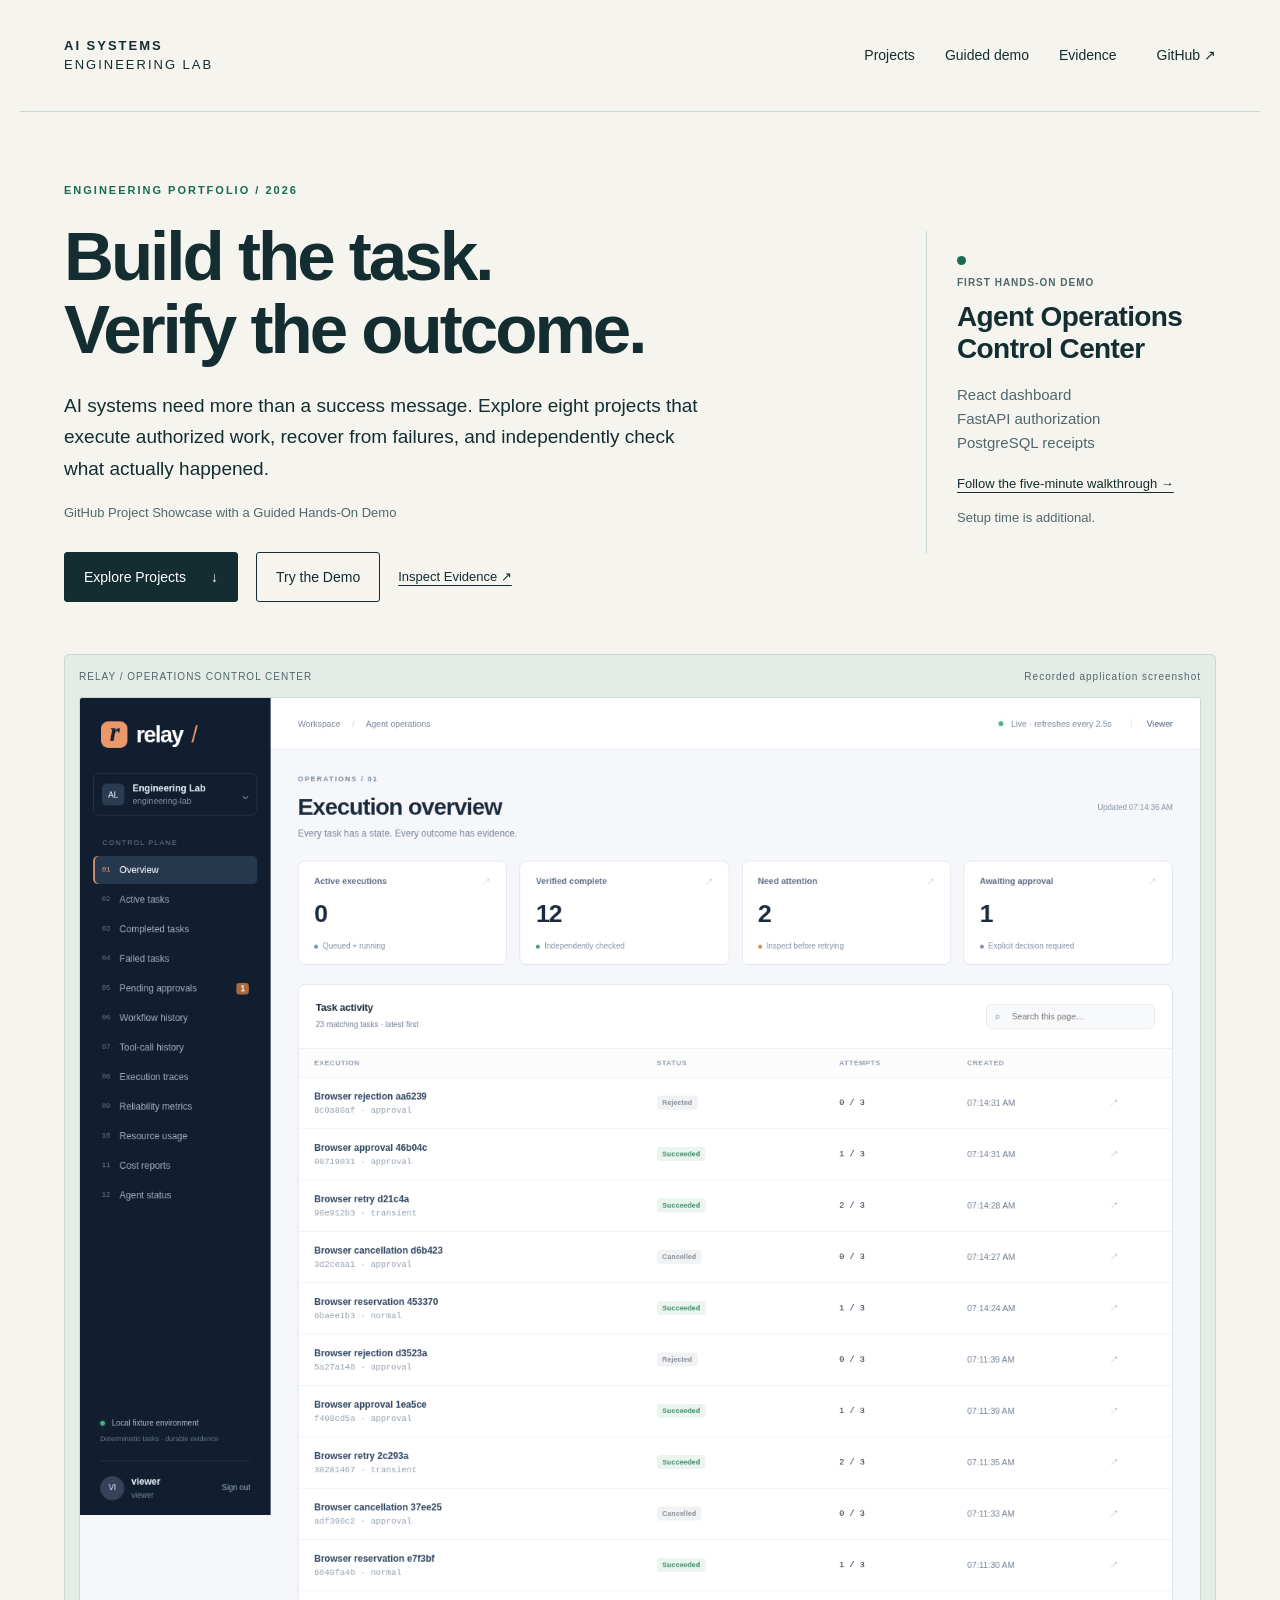
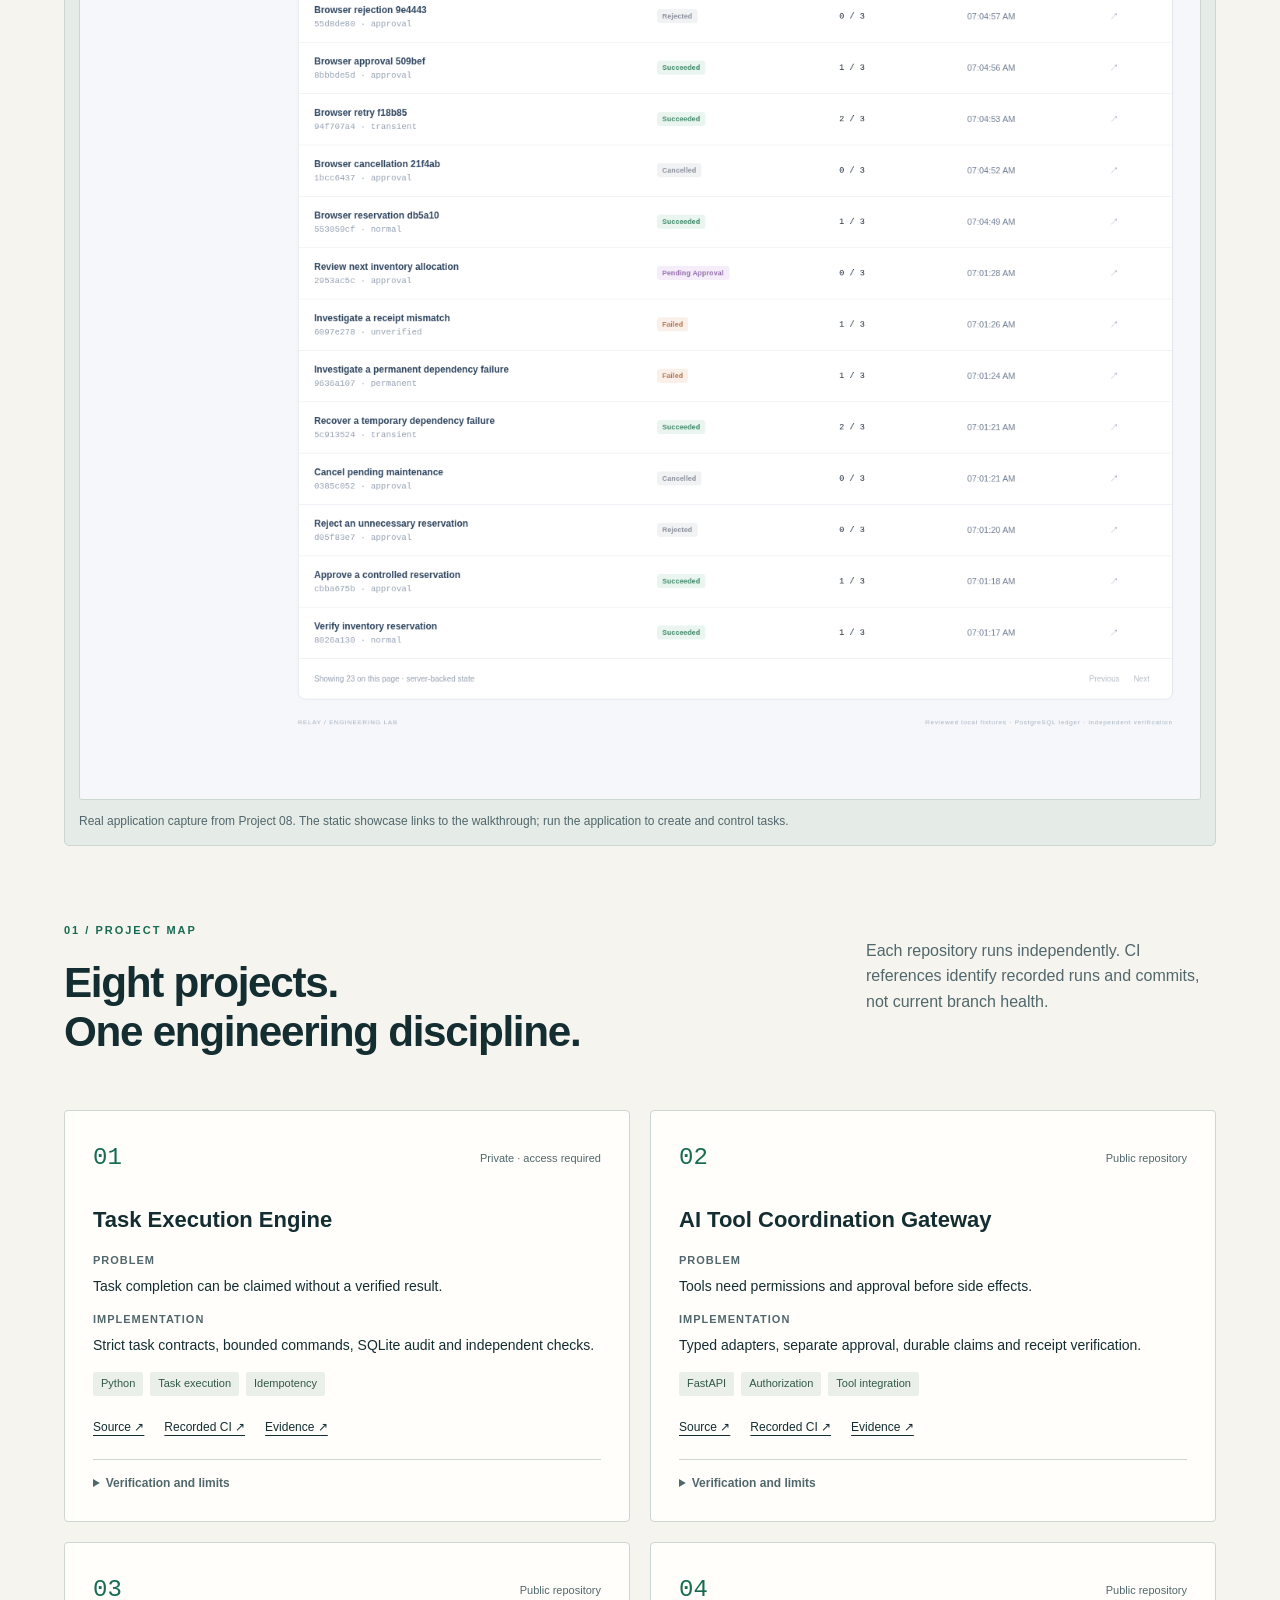
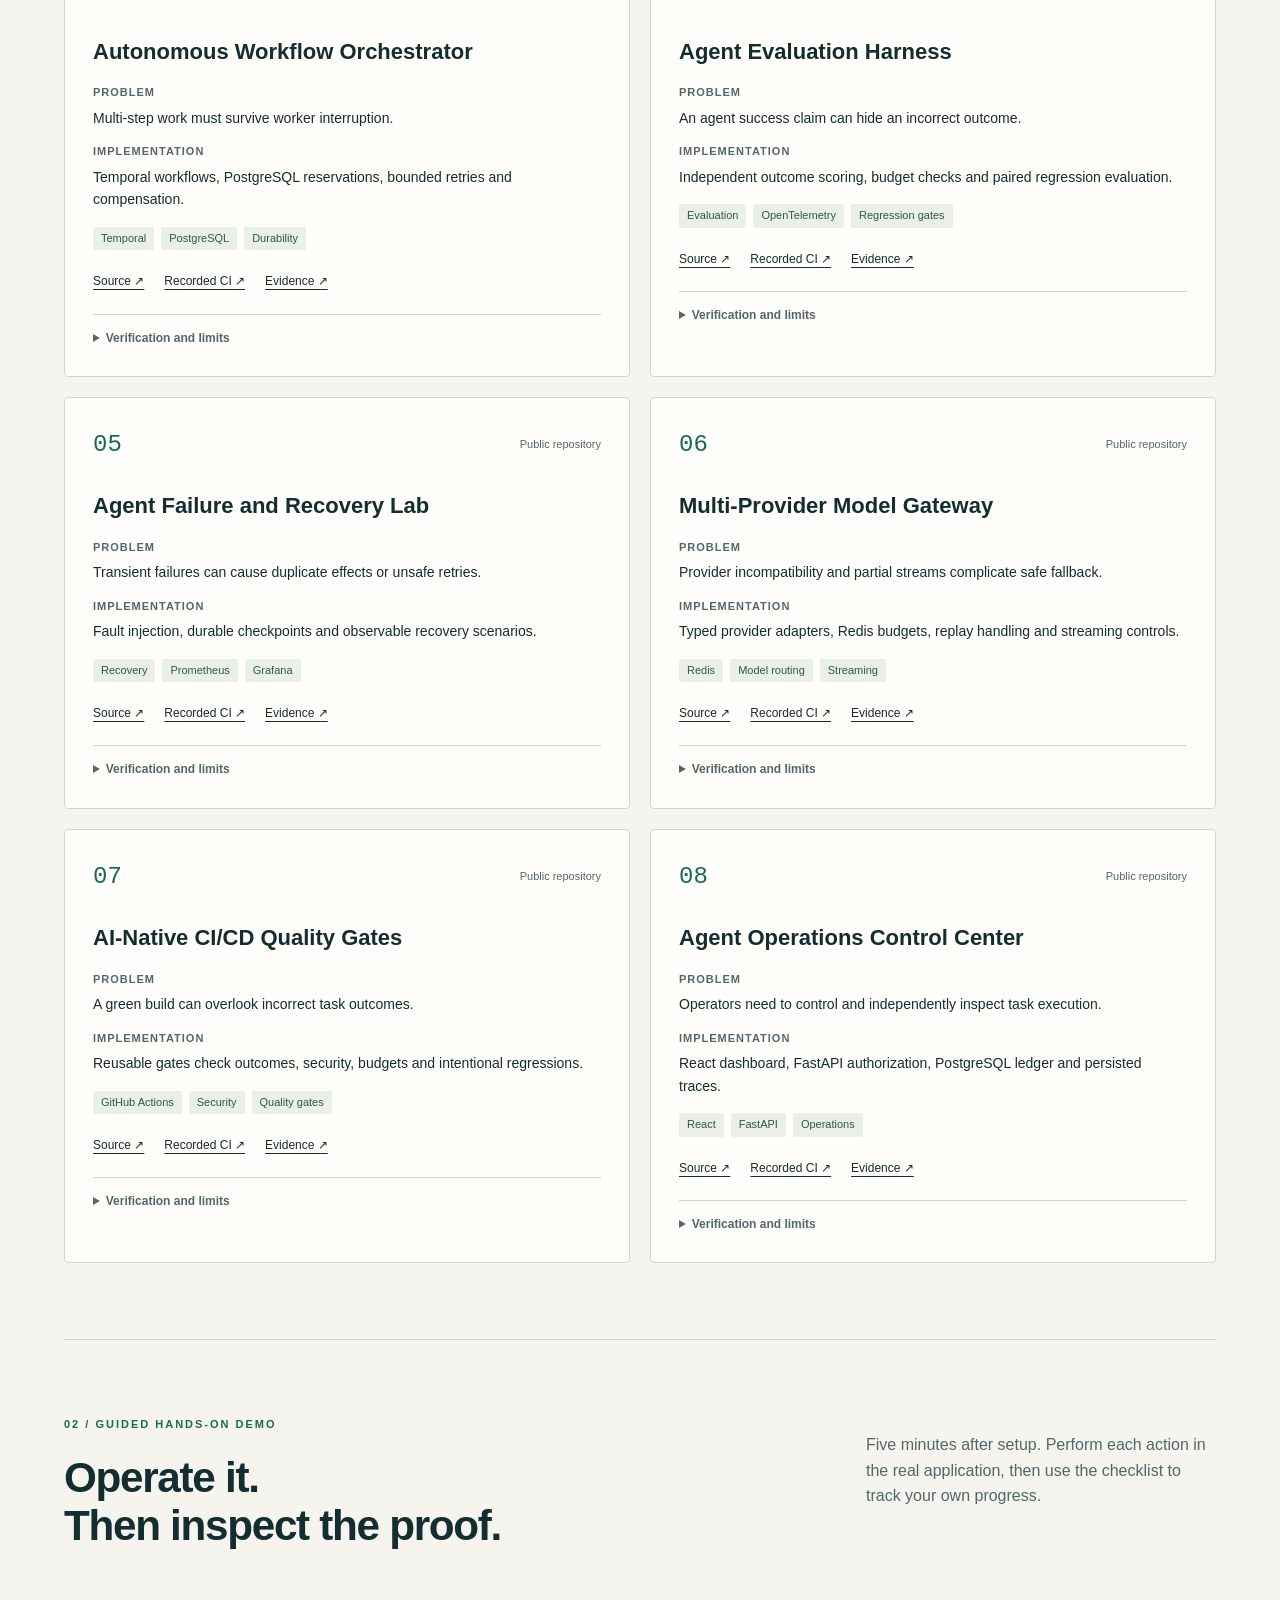
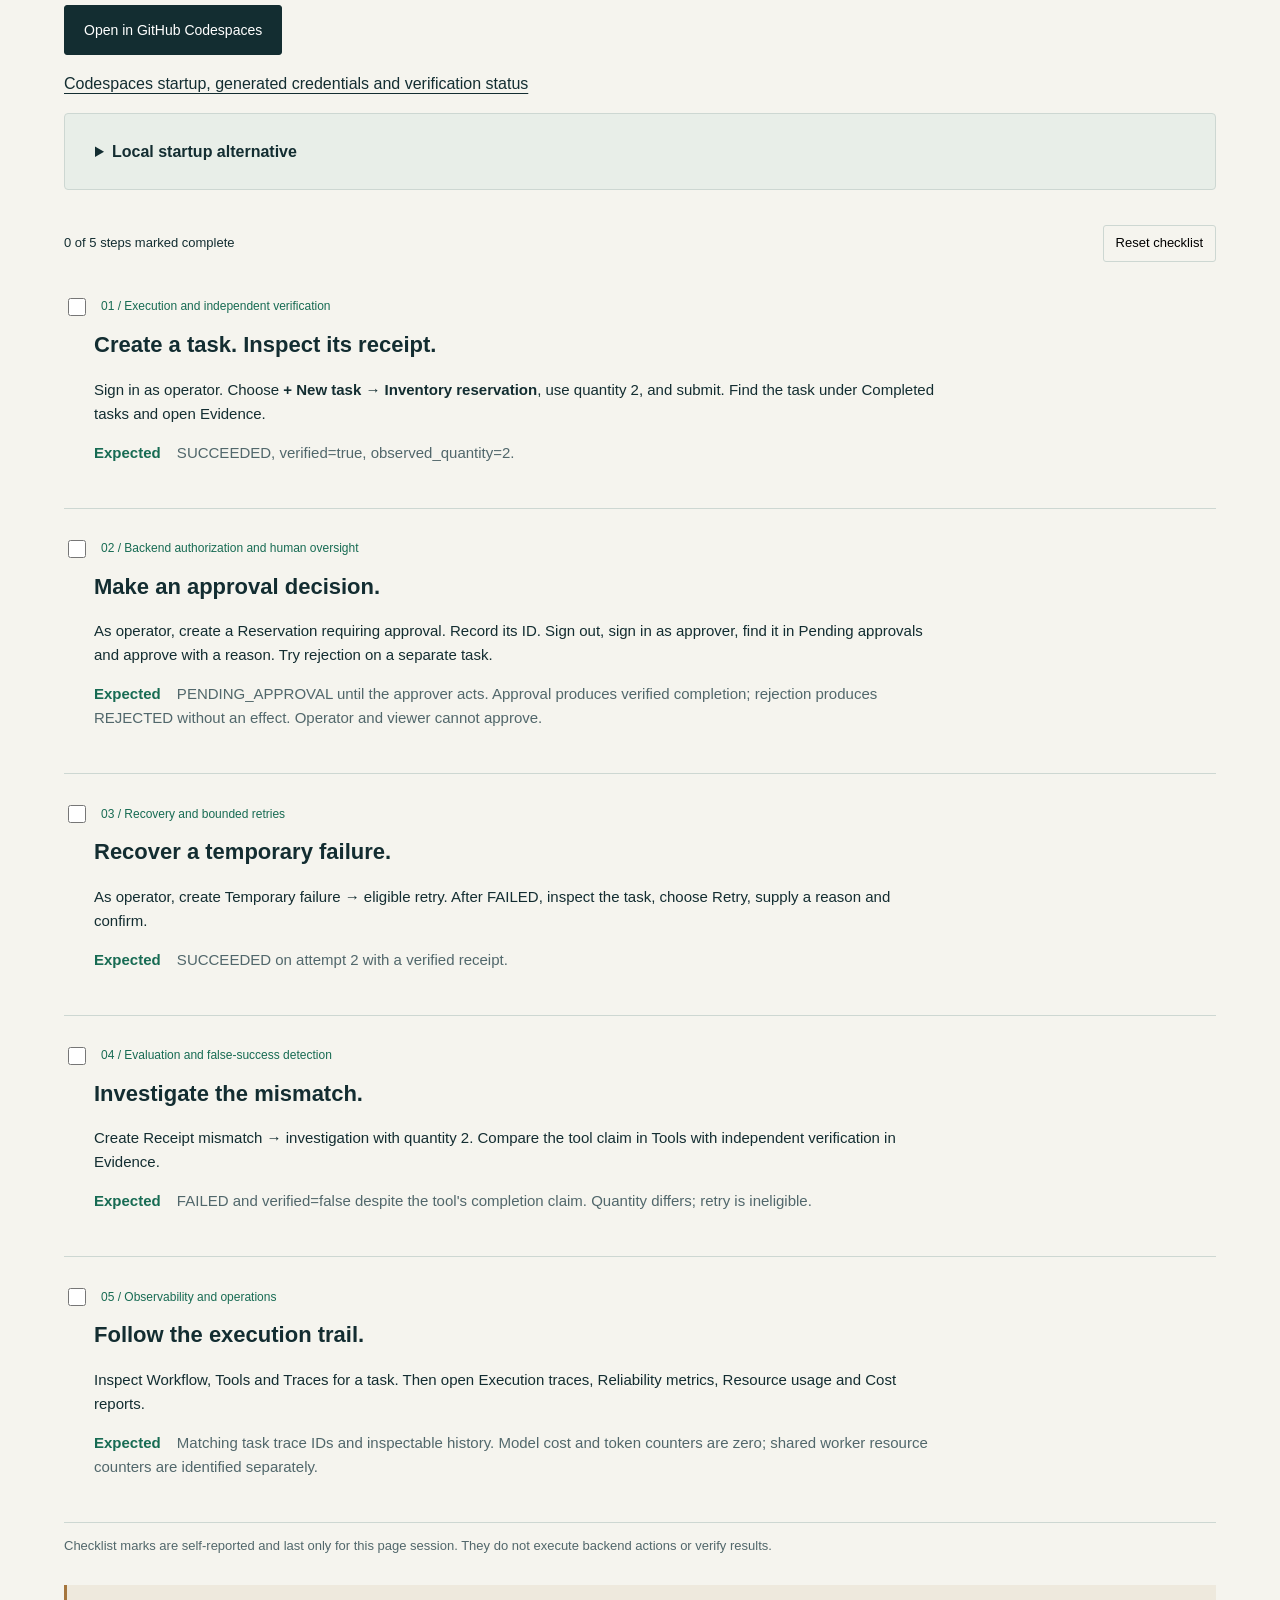
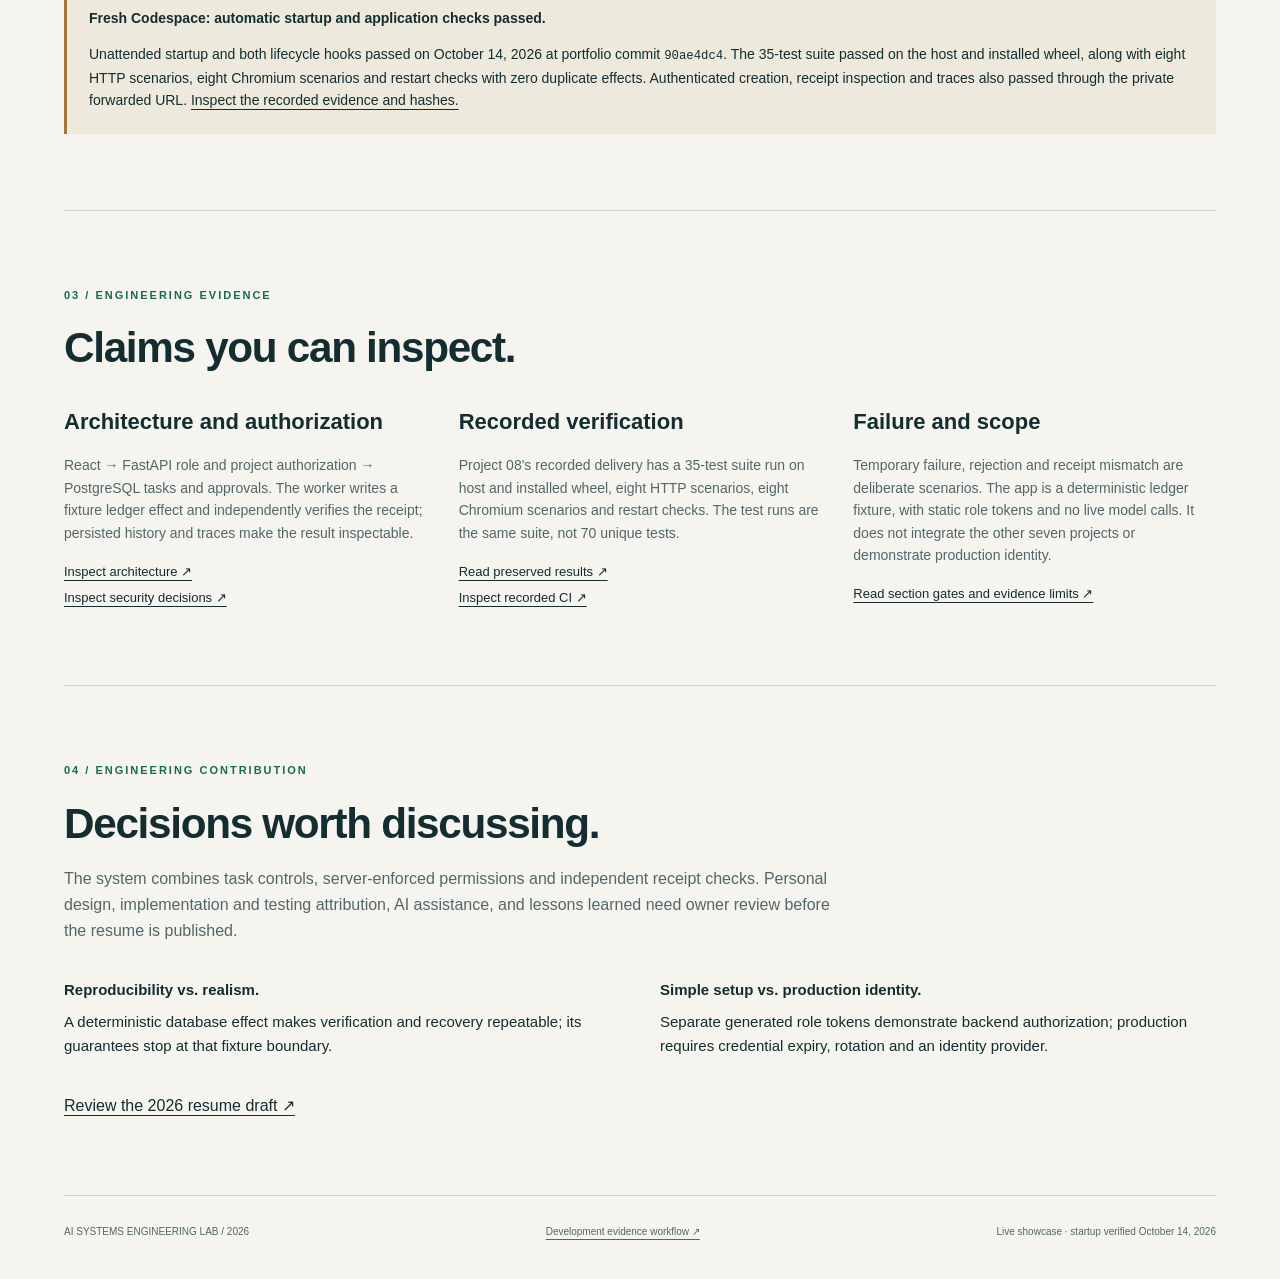
<file: index.html>
<!doctype html>
<html lang="en"><head><meta charset="utf-8"><meta name="viewport" content="width=device-width,initial-scale=1">
<meta name="description" content="Eight AI systems engineering projects, verifiable evidence, and a guided hands-on operations demo.">
<title>GitHub Project Showcase with a Guided Hands-On Demo</title><link rel="stylesheet" href="style.css"><script src="app.js" defer></script></head>
<body><a class="skip" href="#main">Skip to content</a><header><a class="brand" href="#start">AI SYSTEMS<br><span>ENGINEERING LAB</span></a><nav aria-label="Main navigation"><a href="#projects">Projects</a><a href="#demo">Guided demo</a><a href="#evidence">Evidence</a></nav><a class="github" href="https://github.com/texasbredmj/ai-engineering-portfolio">GitHub ↗</a></header>
<main id="main"><section class="hero" id="start"><div><p class="eyebrow">ENGINEERING PORTFOLIO / 2026</p><h1>Build the task.<br>Verify the outcome.</h1><p class="intro">AI systems need more than a success message. Explore eight projects that execute authorized work, recover from failures, and independently check what actually happened.</p><p class="subtle">GitHub Project Showcase with a Guided Hands-On Demo</p><div class="actions"><a class="button primary" href="#projects">Explore Projects <span>↓</span></a><a class="button" href="#demo">Try the Demo</a><a class="text-link" href="#evidence">Inspect Evidence ↗</a></div></div><aside class="hero-note"><span class="status-dot"></span><p>FIRST HANDS-ON DEMO</p><h2>Agent Operations<br>Control Center</h2><p>React dashboard<br>FastAPI authorization<br>PostgreSQL receipts</p><a href="#demo">Follow the five-minute walkthrough →</a><small>Setup time is additional.</small></aside></section>
<figure class="dashboard"><div class="figure-bar"><span>RELAY / OPERATIONS CONTROL CENTER</span><span>Recorded application screenshot</span></div><img src="assets/dashboard-desktop.png" width="1440" height="960" alt="Recorded Relay application dashboard with task states and operational metrics"><figcaption>Real application capture from Project 08. The static showcase links to the walkthrough; run the application to create and control tasks.</figcaption></figure>
<section class="section" id="projects"><div class="section-heading"><div><p class="eyebrow">01 / PROJECT MAP</p><h2>Eight projects.<br>One engineering discipline.</h2></div><p>Each repository runs independently. CI references identify recorded runs and commits, not current branch health.</p></div><div class="projects"><article class="project" id="project-01">
<div class="project-top"><span class="number">01</span><span class="access">Private · access required</span></div>
<h3>Task Execution Engine</h3><p><strong>Problem</strong> Task completion can be claimed without a verified result.</p><p><strong>Implementation</strong> Strict task contracts, bounded commands, SQLite audit and independent checks.</p>
<ul class="tags"><li>Python</li><li>Task execution</li><li>Idempotency</li></ul>
<div class="links"><a href="https://github.com/texasbredmj/task-execution-engine">Source ↗</a><a href="https://github.com/texasbredmj/task-execution-engine/actions/runs/38367464942">Recorded CI ↗</a><a href="evidence/phase1.json">Evidence ↗</a></div>
<details><summary>Verification and limits</summary><p>Recorded 2026-10-13 · commit <code>ec66a191091d0ea5ac8de6bad3b80ccc7a96ce94</code></p><p>Private source and CI require access. Fixed commands are not hostile-code containment.</p></details></article>
<article class="project" id="project-02">
<div class="project-top"><span class="number">02</span><span class="access">Public repository</span></div>
<h3>AI Tool Coordination Gateway</h3><p><strong>Problem</strong> Tools need permissions and approval before side effects.</p><p><strong>Implementation</strong> Typed adapters, separate approval, durable claims and receipt verification.</p>
<ul class="tags"><li>FastAPI</li><li>Authorization</li><li>Tool integration</li></ul>
<div class="links"><a href="https://github.com/texasbredmj/ai-tool-coordination-gateway">Source ↗</a><a href="https://github.com/texasbredmj/ai-tool-coordination-gateway/actions/runs/38367470323">Recorded CI ↗</a><a href="evidence/phase1.json">Evidence ↗</a></div>
<details><summary>Verification and limits</summary><p>Recorded 2026-10-13 · commit <code>4734b4edee612f81f259a60ae67b1c048f94b778</code></p><p>Controlled adapters and fixture effects; not arbitrary external API guarantees.</p></details></article>
<article class="project" id="project-03">
<div class="project-top"><span class="number">03</span><span class="access">Public repository</span></div>
<h3>Autonomous Workflow Orchestrator</h3><p><strong>Problem</strong> Multi-step work must survive worker interruption.</p><p><strong>Implementation</strong> Temporal workflows, PostgreSQL reservations, bounded retries and compensation.</p>
<ul class="tags"><li>Temporal</li><li>PostgreSQL</li><li>Durability</li></ul>
<div class="links"><a href="https://github.com/texasbredmj/autonomous-workflow-orchestrator">Source ↗</a><a href="https://github.com/texasbredmj/autonomous-workflow-orchestrator/actions/runs/38466787806">Recorded CI ↗</a><a href="evidence/project03.json">Evidence ↗</a></div>
<details><summary>Verification and limits</summary><p>Recorded 2026-10-13 · commit <code>2adc05287b98bb4e6969af19124a99d8bfd73035</code></p><p>Fixture recovery demonstrates one reservation; not external API exactly-once delivery.</p></details></article>
<article class="project" id="project-04">
<div class="project-top"><span class="number">04</span><span class="access">Public repository</span></div>
<h3>Agent Evaluation Harness</h3><p><strong>Problem</strong> An agent success claim can hide an incorrect outcome.</p><p><strong>Implementation</strong> Independent outcome scoring, budget checks and paired regression evaluation.</p>
<ul class="tags"><li>Evaluation</li><li>OpenTelemetry</li><li>Regression gates</li></ul>
<div class="links"><a href="https://github.com/texasbredmj/agent-evaluation-harness">Source ↗</a><a href="https://github.com/texasbredmj/agent-evaluation-harness/actions/runs/38491909891">Recorded CI ↗</a><a href="evidence/project04.json">Evidence ↗</a></div>
<details><summary>Verification and limits</summary><p>Recorded 2026-10-14 · commit <code>2f6483442fda112a98e6e322d82f10c89838899d</code></p><p>Offline fixture baselines do not establish live model performance.</p></details></article>
<article class="project" id="project-05">
<div class="project-top"><span class="number">05</span><span class="access">Public repository</span></div>
<h3>Agent Failure and Recovery Lab</h3><p><strong>Problem</strong> Transient failures can cause duplicate effects or unsafe retries.</p><p><strong>Implementation</strong> Fault injection, durable checkpoints and observable recovery scenarios.</p>
<ul class="tags"><li>Recovery</li><li>Prometheus</li><li>Grafana</li></ul>
<div class="links"><a href="https://github.com/texasbredmj/agent-failure-recovery-lab">Source ↗</a><a href="https://github.com/texasbredmj/agent-failure-recovery-lab/actions/runs/38503053018">Recorded CI ↗</a><a href="evidence/project05.json">Evidence ↗</a></div>
<details><summary>Verification and limits</summary><p>Recorded 2026-10-14 · commit <code>404ab9590e16e0f6279cb9d5dff952759c3623bb</code></p><p>Controlled local faults and mock ledger effects; not production reliability statistics.</p></details></article>
<article class="project" id="project-06">
<div class="project-top"><span class="number">06</span><span class="access">Public repository</span></div>
<h3>Multi-Provider Model Gateway</h3><p><strong>Problem</strong> Provider incompatibility and partial streams complicate safe fallback.</p><p><strong>Implementation</strong> Typed provider adapters, Redis budgets, replay handling and streaming controls.</p>
<ul class="tags"><li>Redis</li><li>Model routing</li><li>Streaming</li></ul>
<div class="links"><a href="https://github.com/texasbredmj/multi-provider-model-gateway">Source ↗</a><a href="https://github.com/texasbredmj/multi-provider-model-gateway/actions/runs/38520600333">Recorded CI ↗</a><a href="evidence/project06.json">Evidence ↗</a></div>
<details><summary>Verification and limits</summary><p>Recorded 2026-10-14 · commit <code>22cfd787c8953f42596ce55ebcdb1b95ef9afdf4</code></p><p>Mock providers and fixture prices; no paid provider compatibility or invoice claims.</p></details></article>
<article class="project" id="project-07">
<div class="project-top"><span class="number">07</span><span class="access">Public repository</span></div>
<h3>AI-Native CI/CD Quality Gates</h3><p><strong>Problem</strong> A green build can overlook incorrect task outcomes.</p><p><strong>Implementation</strong> Reusable gates check outcomes, security, budgets and intentional regressions.</p>
<ul class="tags"><li>GitHub Actions</li><li>Security</li><li>Quality gates</li></ul>
<div class="links"><a href="https://github.com/texasbredmj/ai-native-cicd-gates">Source ↗</a><a href="https://github.com/texasbredmj/ai-native-cicd-gates/actions/runs/38523537588">Recorded CI ↗</a><a href="evidence/project07.json">Evidence ↗</a></div>
<details><summary>Verification and limits</summary><p>Recorded 2026-10-14 · commit <code>7de27a44bccf67aa0f9ccfec21411d8dcc396665</code></p><p>Recorded dependency scans age; deliberate regression proof is expected to fail.</p></details></article>
<article class="project" id="project-08">
<div class="project-top"><span class="number">08</span><span class="access">Public repository</span></div>
<h3>Agent Operations Control Center</h3><p><strong>Problem</strong> Operators need to control and independently inspect task execution.</p><p><strong>Implementation</strong> React dashboard, FastAPI authorization, PostgreSQL ledger and persisted traces.</p>
<ul class="tags"><li>React</li><li>FastAPI</li><li>Operations</li></ul>
<div class="links"><a href="https://github.com/texasbredmj/agent-operations-control-center">Source ↗</a><a href="https://github.com/texasbredmj/agent-operations-control-center/actions/runs/38527430319">Recorded CI ↗</a><a href="evidence/project08.json">Evidence ↗</a></div>
<details><summary>Verification and limits</summary><p>Recorded 2026-10-14 · commit <code>2147f79a6c2bc5ca89e0134f137ed5ee5e411f17</code></p><p>Independent fixture runtime; static role tokens are not production identity.</p></details></article></div></section>
<section class="section" id="demo"><div class="section-heading"><div><p class="eyebrow">02 / GUIDED HANDS-ON DEMO</p><h2>Operate it.<br>Then inspect the proof.</h2></div><p>Five minutes after setup. Perform each action in the real application, then use the checklist to track your own progress.</p></div>
<p><a class="button primary" href="https://github.com/codespaces/new?repo=texasbredmj/ai-engineering-portfolio&amp;ref=showcase%2Fcodespaces-verification">Open in GitHub Codespaces</a></p><p><a href="https://github.com/texasbredmj/ai-engineering-portfolio/blob/showcase/codespaces-verification/docs/CODESPACES-VERIFICATION.md">Codespaces startup, generated credentials and verification status</a></p><details class="setup"><summary>Local startup alternative</summary><p>Requires Git, Python 3.11+ and a running Docker engine with Compose. These commands use Linux/macOS paths. On Windows use <code>.venv/Scripts/python</code> instead of <code>.venv/bin/python</code>.</p><pre><code>git clone https://github.com/texasbredmj/agent-operations-control-center.git
cd agent-operations-control-center
git checkout 2147f79a6c2bc5ca89e0134f137ed5ee5e411f17
python -m venv .venv
.venv/bin/python -m pip install -r requirements.lock .
.venv/bin/python scripts/init_local.py
docker compose up -d --build --wait
.venv/bin/python scripts/demo.py</code></pre><p>Expected summary: <code>verified_demo=true</code>, <code>scenarios=8</code>, <code>paid_model_calls=0</code>. Open <a href="http://127.0.0.1:18780">the local application ↗</a>. Read generated role tokens from the ignored <code>.env</code> in your editor; never share them. Reloading the application clears login. Initialization refuses to replace an existing credential file.</p><p>Rerunning the seed demo appends tasks; it does not reset the database. Stop with <code>docker compose down</code> to preserve the volume.</p><a href="https://github.com/texasbredmj/ai-engineering-portfolio/blob/showcase/codespaces-verification/docs/GUIDED-DEMO.md">Full setup, checks and troubleshooting ↗</a></details>
<div class="progress-line"><p id="progress" role="status" aria-live="polite">0 of 5 steps marked complete</p><button id="reset" type="button">Reset checklist</button></div>
<ol class="walkthrough">
<li><label><input type="checkbox" data-step="1"><span>01 / Execution and independent verification</span></label><h3>Create a task. Inspect its receipt.</h3><p>Sign in as operator. Choose <strong>+ New task → Inventory reservation</strong>, use quantity 2, and submit. Find the task under Completed tasks and open Evidence.</p><p class="expected"><strong>Expected</strong> SUCCEEDED, verified=true, observed_quantity=2.</p></li>
<li><label><input type="checkbox" data-step="2"><span>02 / Backend authorization and human oversight</span></label><h3>Make an approval decision.</h3><p>As operator, create a Reservation requiring approval. Record its ID. Sign out, sign in as approver, find it in Pending approvals and approve with a reason. Try rejection on a separate task.</p><p class="expected"><strong>Expected</strong> PENDING_APPROVAL until the approver acts. Approval produces verified completion; rejection produces REJECTED without an effect. Operator and viewer cannot approve.</p></li>
<li><label><input type="checkbox" data-step="3"><span>03 / Recovery and bounded retries</span></label><h3>Recover a temporary failure.</h3><p>As operator, create Temporary failure → eligible retry. After FAILED, inspect the task, choose Retry, supply a reason and confirm.</p><p class="expected"><strong>Expected</strong> SUCCEEDED on attempt 2 with a verified receipt.</p></li>
<li><label><input type="checkbox" data-step="4"><span>04 / Evaluation and false-success detection</span></label><h3>Investigate the mismatch.</h3><p>Create Receipt mismatch → investigation with quantity 2. Compare the tool claim in Tools with independent verification in Evidence.</p><p class="expected"><strong>Expected</strong> FAILED and verified=false despite the tool's completion claim. Quantity differs; retry is ineligible.</p></li>
<li><label><input type="checkbox" data-step="5"><span>05 / Observability and operations</span></label><h3>Follow the execution trail.</h3><p>Inspect Workflow, Tools and Traces for a task. Then open Execution traces, Reliability metrics, Resource usage and Cost reports.</p><p class="expected"><strong>Expected</strong> Matching task trace IDs and inspectable history. Model cost and token counters are zero; shared worker resource counters are identified separately.</p></li></ol><p class="subtle">Checklist marks are self-reported and last only for this page session. They do not execute backend actions or verify results.</p>
<div class="notice"><strong>Fresh Codespace: automatic startup and application checks passed.</strong><p>Unattended startup and both lifecycle hooks passed on October 14, 2026 at portfolio commit <code>90ae4dc4</code>. The 35-test suite passed on the host and installed wheel, along with eight HTTP scenarios, eight Chromium scenarios and restart checks with zero duplicate effects. Authenticated creation, receipt inspection and traces also passed through the private forwarded URL. <a href="evidence/codespaces-operational/manifest.json">Inspect the recorded evidence and hashes.</a></p></div></section>
<section class="section evidence" id="evidence"><p class="eyebrow">03 / ENGINEERING EVIDENCE</p><h2>Claims you can inspect.</h2><div class="evidence-grid"><div><h3>Architecture and authorization</h3><p>React → FastAPI role and project authorization → PostgreSQL tasks and approvals. The worker writes a fixture ledger effect and independently verifies the receipt; persisted history and traces make the result inspectable.</p><a href="https://github.com/texasbredmj/agent-operations-control-center/blob/2147f79a6c2bc5ca89e0134f137ed5ee5e411f17/docs/architecture.md">Inspect architecture ↗</a><br><a href="https://github.com/texasbredmj/agent-operations-control-center/blob/2147f79a6c2bc5ca89e0134f137ed5ee5e411f17/docs/threat-model.md">Inspect security decisions ↗</a></div><div><h3>Recorded verification</h3><p>Project 08's recorded delivery has a 35-test suite run on host and installed wheel, eight HTTP scenarios, eight Chromium scenarios and restart checks. The test runs are the same suite, not 70 unique tests.</p><a href="evidence/project08.json">Read preserved results ↗</a><br><a href="https://github.com/texasbredmj/agent-operations-control-center/actions/runs/38527430319">Inspect recorded CI ↗</a></div><div><h3>Failure and scope</h3><p>Temporary failure, rejection and receipt mismatch are deliberate scenarios. The app is a deterministic ledger fixture, with static role tokens and no live model calls. It does not integrate the other seven projects or demonstrate production identity.</p><a href="https://github.com/texasbredmj/ai-engineering-portfolio/blob/showcase/codespaces-verification/docs/FOUNDATION.md">Read section gates and evidence limits ↗</a></div></div></section>
<section class="section contribution"><p class="eyebrow">04 / ENGINEERING CONTRIBUTION</p><h2>Decisions worth discussing.</h2><p>The system combines task controls, server-enforced permissions and independent receipt checks. Personal design, implementation and testing attribution, AI assistance, and lessons learned need owner review before the resume is published.</p><div class="tradeoffs"><p><strong>Reproducibility vs. realism.</strong> A deterministic database effect makes verification and recovery repeatable; its guarantees stop at that fixture boundary.</p><p><strong>Simple setup vs. production identity.</strong> Separate generated role tokens demonstrate backend authorization; production requires credential expiry, rotation and an identity provider.</p></div><a href="https://github.com/texasbredmj/ai-engineering-portfolio/blob/showcase/codespaces-verification/resume/2026.md">Review the 2026 resume draft ↗</a></section></main>
<footer><span>AI SYSTEMS ENGINEERING LAB / 2026</span><a href="https://github.com/texasbredmj/ai-engineering-portfolio/blob/showcase/codespaces-verification/docs/DEVELOPMENT-WORKFLOW.md">Development evidence workflow ↗</a><span>Live showcase · startup verified October 14, 2026</span></footer></body></html>
</file>
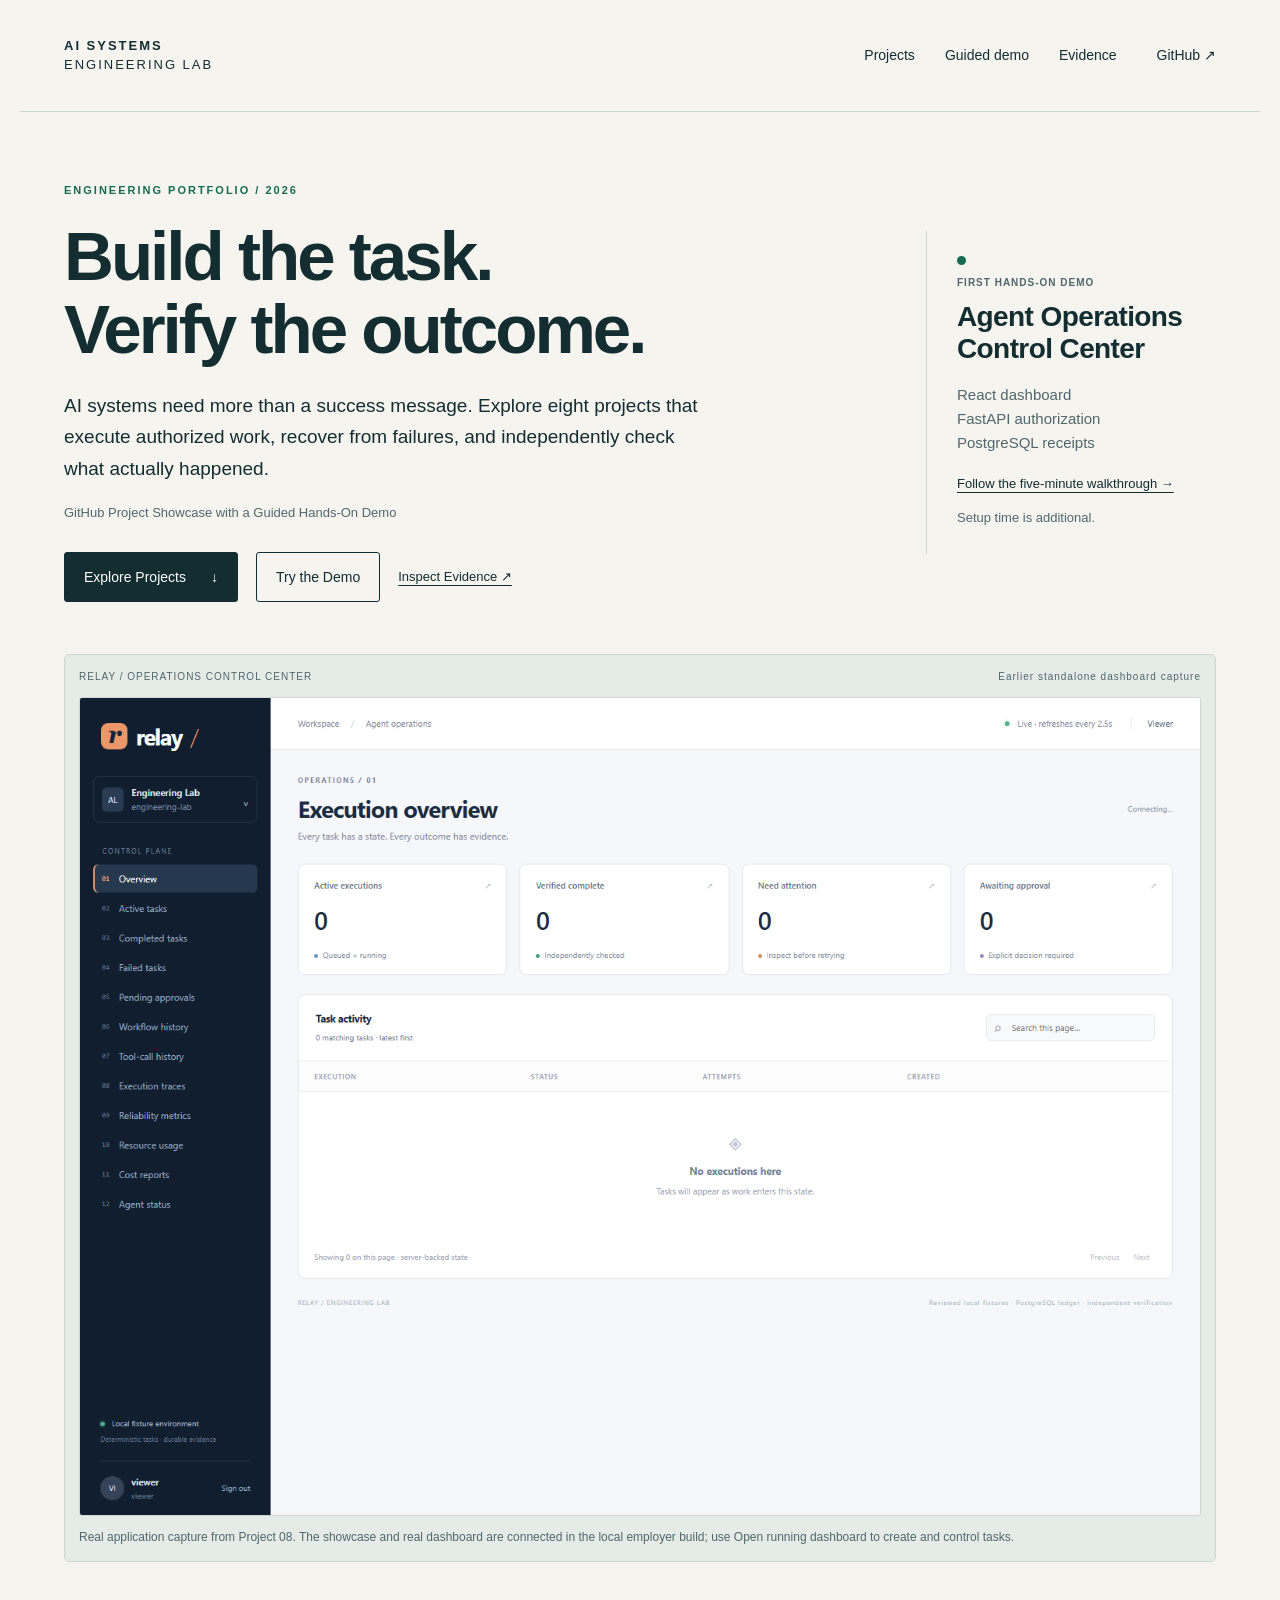
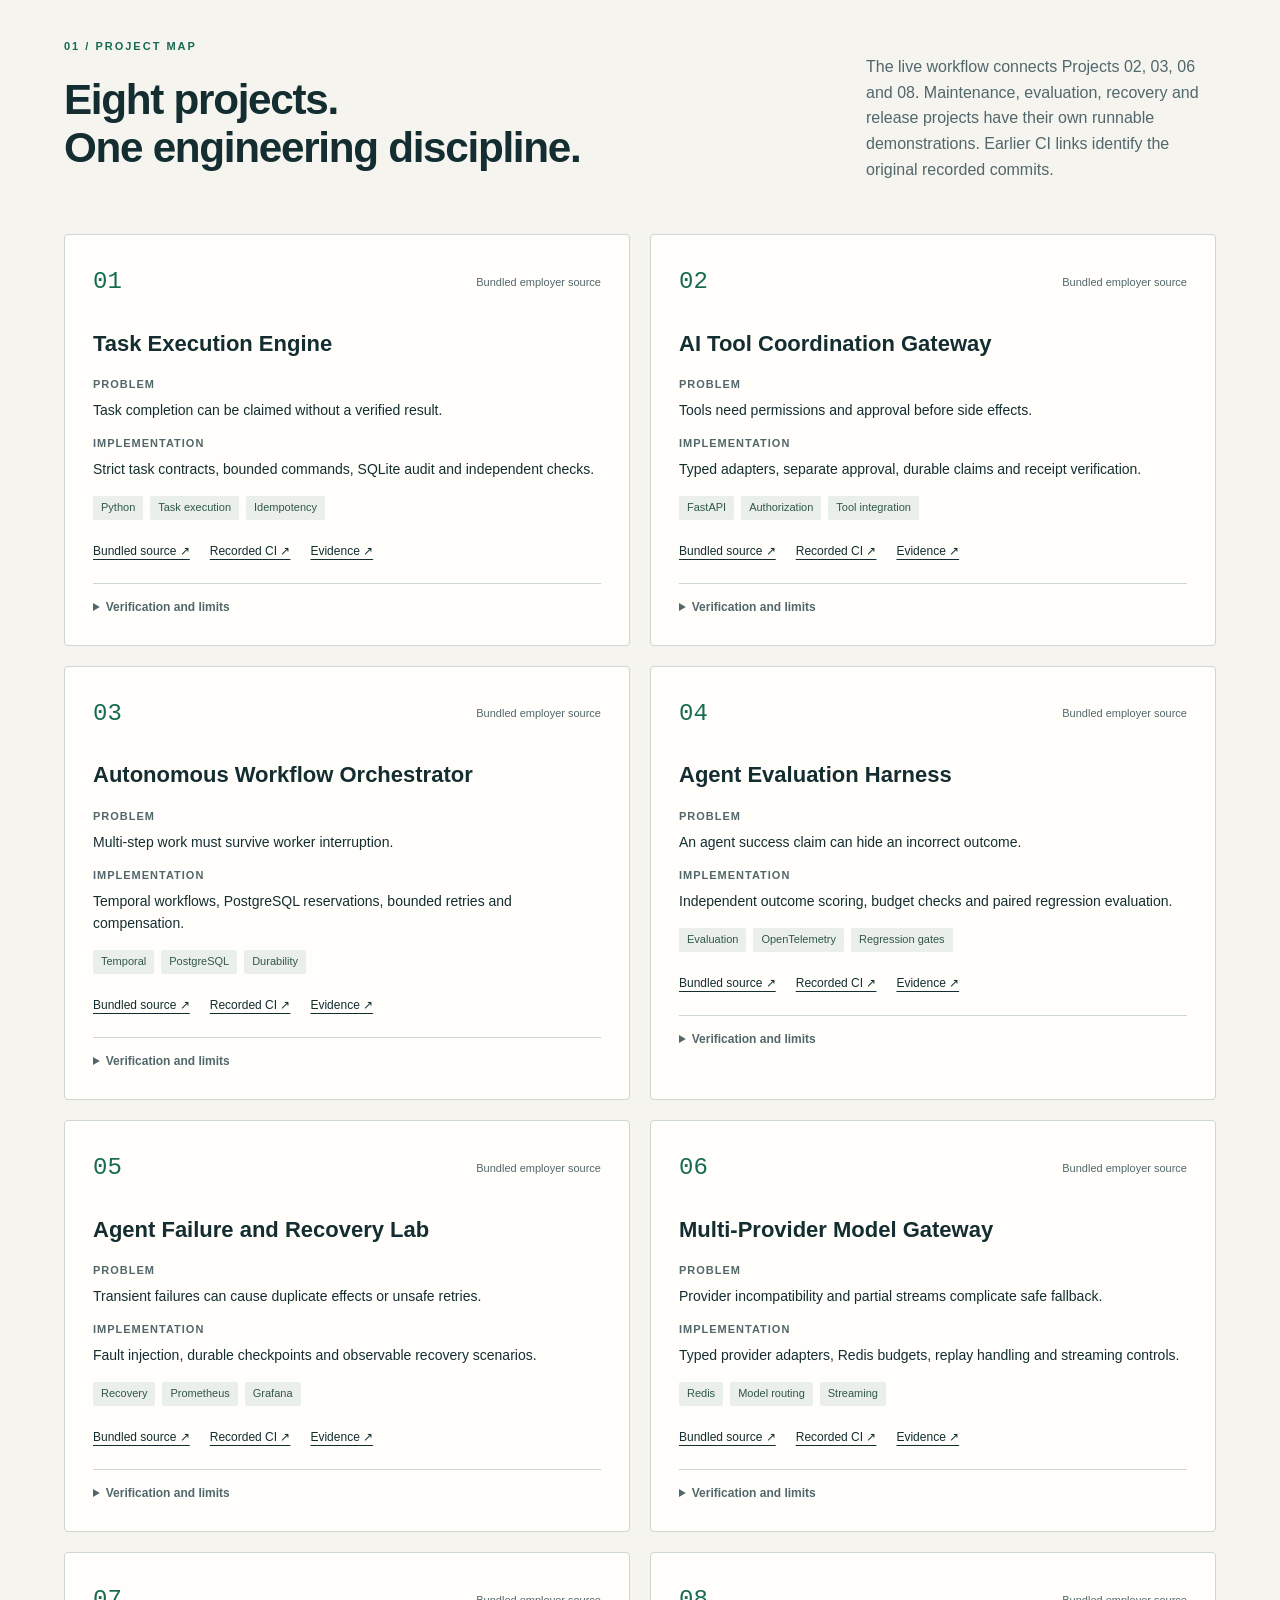
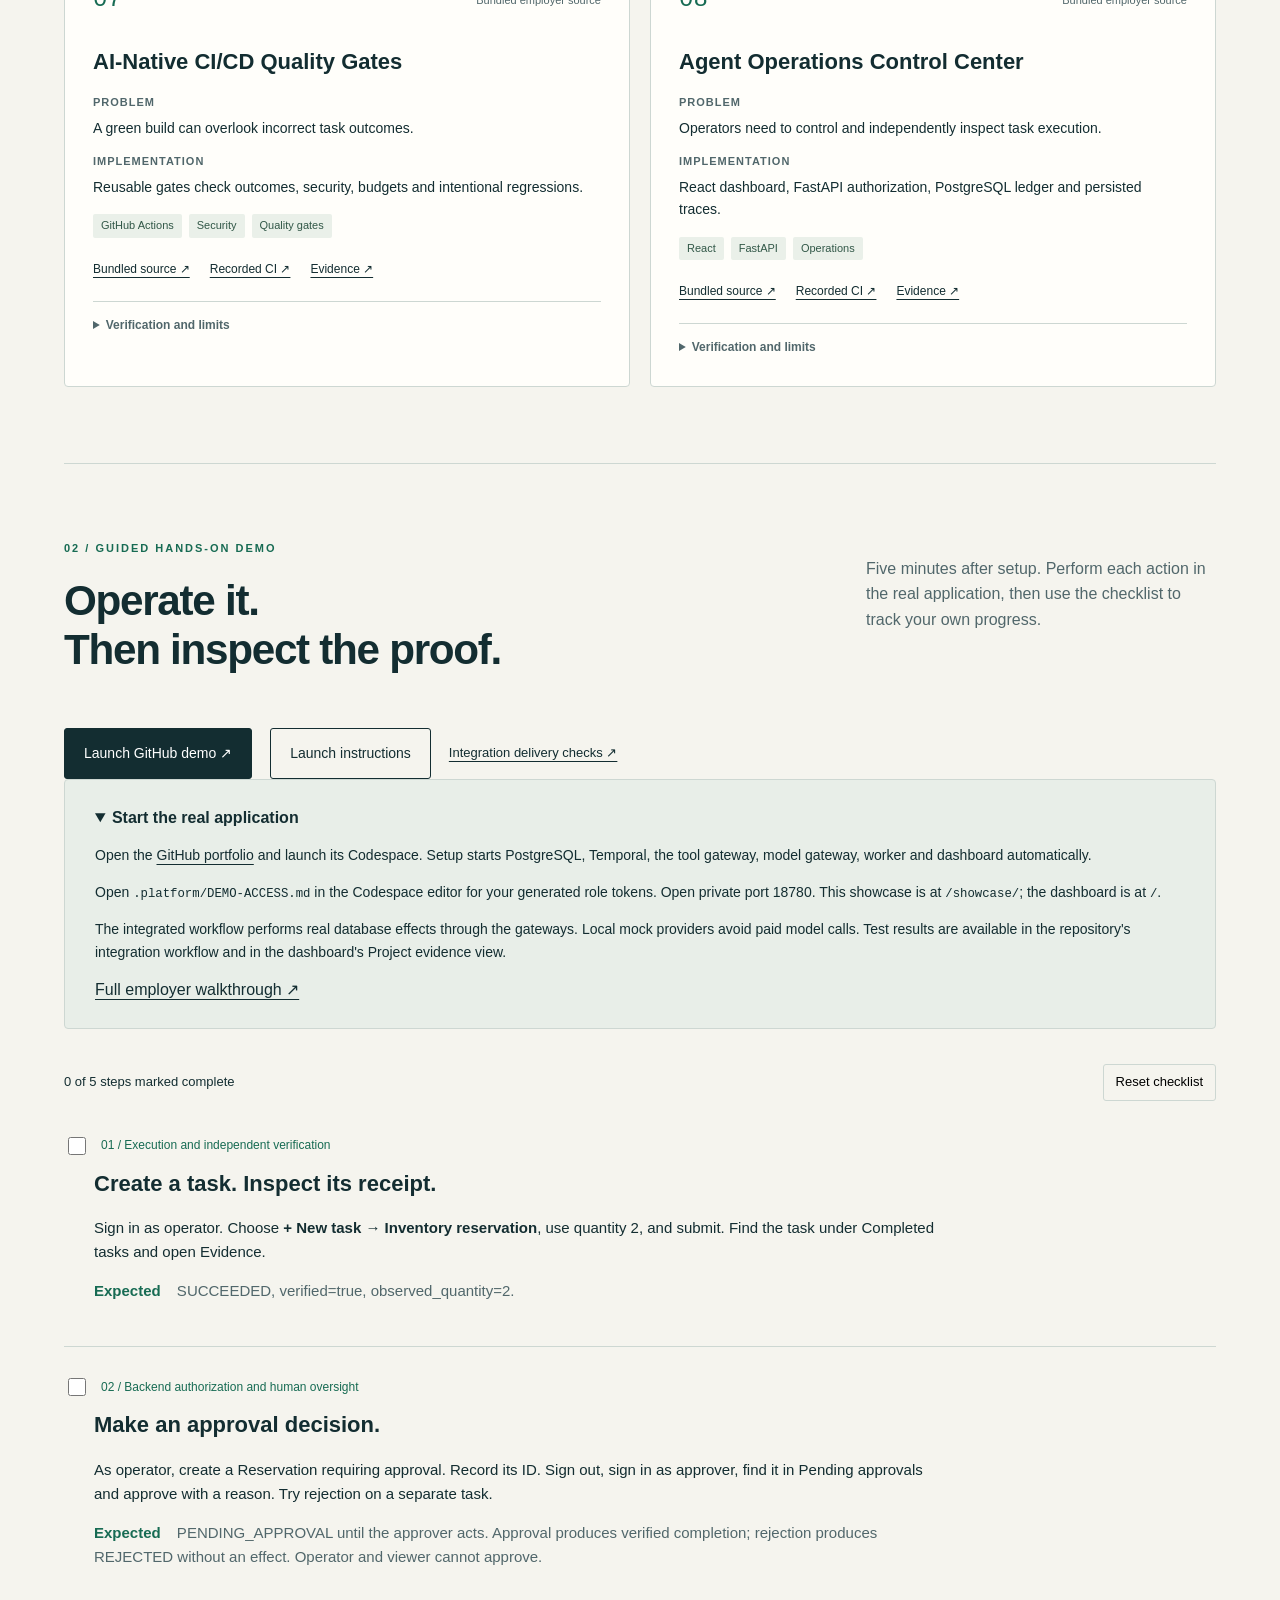
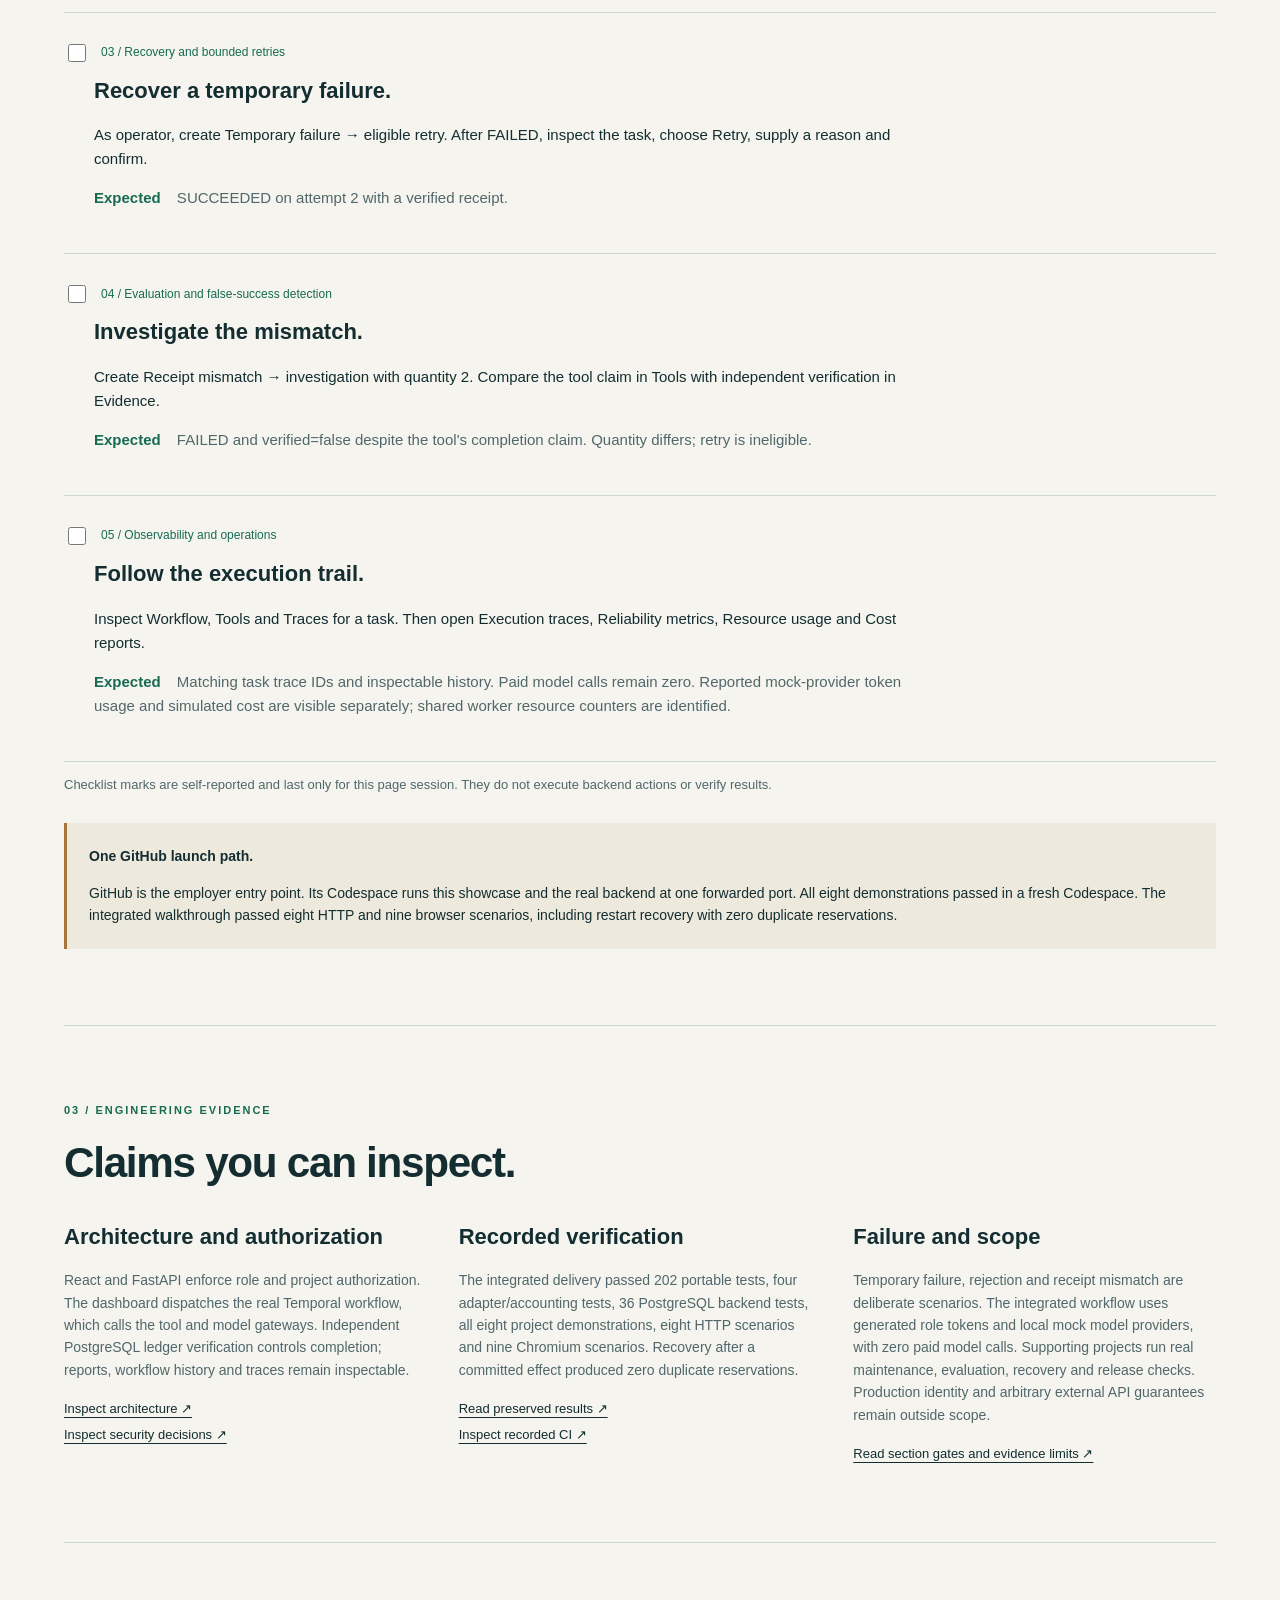
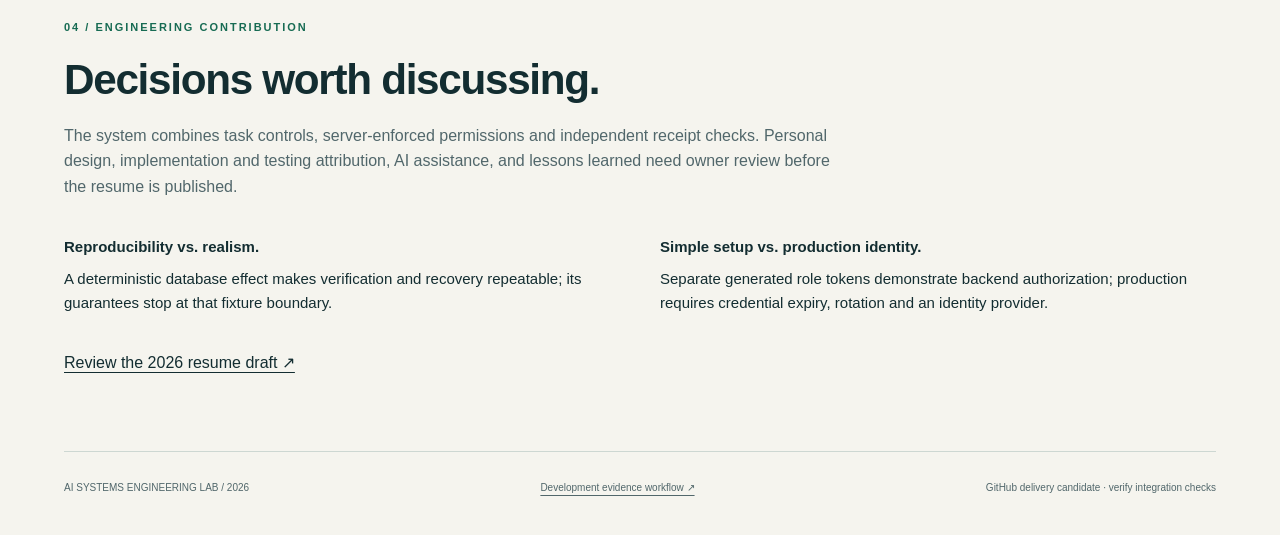
<file: site/index.html>
<!doctype html>
<html lang="en"><head><meta charset="utf-8"><meta name="viewport" content="width=device-width,initial-scale=1">
<meta name="description" content="Eight AI systems engineering projects, verifiable evidence, and a guided hands-on operations demo.">
<title>GitHub Project Showcase with a Guided Hands-On Demo</title><link rel="stylesheet" href="style.css"><script src="app.js" defer></script></head>
<body><a class="skip" href="#main">Skip to content</a><header><a class="brand" href="#start">AI SYSTEMS<br><span>ENGINEERING LAB</span></a><nav aria-label="Main navigation"><a href="#projects">Projects</a><a href="#demo">Guided demo</a><a href="#evidence">Evidence</a></nav><a class="github" href="https://github.com/texasbredmj/ai-engineering-portfolio">GitHub ↗</a></header>
<main id="main"><section class="hero" id="start"><div><p class="eyebrow">ENGINEERING PORTFOLIO / 2026</p><h1>Build the task.<br>Verify the outcome.</h1><p class="intro">AI systems need more than a success message. Explore eight projects that execute authorized work, recover from failures, and independently check what actually happened.</p><p class="subtle">GitHub Project Showcase with a Guided Hands-On Demo</p><div class="actions"><a class="button primary" href="#projects">Explore Projects <span>↓</span></a><a class="button" href="#demo">Try the Demo</a><a class="text-link" href="#evidence">Inspect Evidence ↗</a></div></div><aside class="hero-note"><span class="status-dot"></span><p>FIRST HANDS-ON DEMO</p><h2>Agent Operations<br>Control Center</h2><p>React dashboard<br>FastAPI authorization<br>PostgreSQL receipts</p><a href="#demo">Follow the five-minute walkthrough →</a><small>Setup time is additional.</small></aside></section>
<figure class="dashboard"><div class="figure-bar"><span>RELAY / OPERATIONS CONTROL CENTER</span><span>Earlier standalone dashboard capture</span></div><img src="assets/dashboard-desktop.png" width="1440" height="960" alt="Recorded Relay application dashboard with task states and operational metrics"><figcaption>Real application capture from Project 08. The showcase and real dashboard are connected in the local employer build; use Open running dashboard to create and control tasks.</figcaption></figure>
<section class="section" id="projects"><div class="section-heading"><div><p class="eyebrow">01 / PROJECT MAP</p><h2>Eight projects.<br>One engineering discipline.</h2></div><p>The live workflow connects Projects 02, 03, 06 and 08. Maintenance, evaluation, recovery and release projects have their own runnable demonstrations. Earlier CI links identify the original recorded commits.</p></div><div class="projects"><article class="project" id="project-01">
<div class="project-top"><span class="number">01</span><span class="access">Bundled employer source</span></div>
<h3>Task Execution Engine</h3><p><strong>Problem</strong> Task completion can be claimed without a verified result.</p><p><strong>Implementation</strong> Strict task contracts, bounded commands, SQLite audit and independent checks.</p>
<ul class="tags"><li>Python</li><li>Task execution</li><li>Idempotency</li></ul>
<div class="links"><a href="https://github.com/texasbredmj/ai-engineering-portfolio/tree/main/projects/task-execution-engine">Bundled source ↗</a><a href="https://github.com/texasbredmj/task-execution-engine/actions/runs/38367464942">Recorded CI ↗</a><a href="evidence/phase1.json">Evidence ↗</a></div>
<details><summary>Verification and limits</summary><p>Recorded 2026-10-13 · commit <code>ec66a191091d0ea5ac8de6bad3b80ccc7a96ce94</code></p><p>Private source and CI require access. Fixed commands are not hostile-code containment.</p></details></article>
<article class="project" id="project-02">
<div class="project-top"><span class="number">02</span><span class="access">Bundled employer source</span></div>
<h3>AI Tool Coordination Gateway</h3><p><strong>Problem</strong> Tools need permissions and approval before side effects.</p><p><strong>Implementation</strong> Typed adapters, separate approval, durable claims and receipt verification.</p>
<ul class="tags"><li>FastAPI</li><li>Authorization</li><li>Tool integration</li></ul>
<div class="links"><a href="https://github.com/texasbredmj/ai-engineering-portfolio/tree/main/projects/ai-tool-coordination-gateway">Bundled source ↗</a><a href="https://github.com/texasbredmj/ai-tool-coordination-gateway/actions/runs/38367470323">Recorded CI ↗</a><a href="evidence/phase1.json">Evidence ↗</a></div>
<details><summary>Verification and limits</summary><p>Recorded 2026-10-13 · commit <code>4734b4edee612f81f259a60ae67b1c048f94b778</code></p><p>Controlled adapters and fixture effects; not arbitrary external API guarantees.</p></details></article>
<article class="project" id="project-03">
<div class="project-top"><span class="number">03</span><span class="access">Bundled employer source</span></div>
<h3>Autonomous Workflow Orchestrator</h3><p><strong>Problem</strong> Multi-step work must survive worker interruption.</p><p><strong>Implementation</strong> Temporal workflows, PostgreSQL reservations, bounded retries and compensation.</p>
<ul class="tags"><li>Temporal</li><li>PostgreSQL</li><li>Durability</li></ul>
<div class="links"><a href="https://github.com/texasbredmj/ai-engineering-portfolio/tree/main/projects/autonomous-workflow-orchestrator">Bundled source ↗</a><a href="https://github.com/texasbredmj/autonomous-workflow-orchestrator/actions/runs/38466787806">Recorded CI ↗</a><a href="evidence/project03.json">Evidence ↗</a></div>
<details><summary>Verification and limits</summary><p>Recorded 2026-10-13 · commit <code>2adc05287b98bb4e6969af19124a99d8bfd73035</code></p><p>Fixture recovery demonstrates one reservation; not external API exactly-once delivery.</p></details></article>
<article class="project" id="project-04">
<div class="project-top"><span class="number">04</span><span class="access">Bundled employer source</span></div>
<h3>Agent Evaluation Harness</h3><p><strong>Problem</strong> An agent success claim can hide an incorrect outcome.</p><p><strong>Implementation</strong> Independent outcome scoring, budget checks and paired regression evaluation.</p>
<ul class="tags"><li>Evaluation</li><li>OpenTelemetry</li><li>Regression gates</li></ul>
<div class="links"><a href="https://github.com/texasbredmj/ai-engineering-portfolio/tree/main/projects/agent-evaluation-harness">Bundled source ↗</a><a href="https://github.com/texasbredmj/agent-evaluation-harness/actions/runs/38491909891">Recorded CI ↗</a><a href="evidence/project04.json">Evidence ↗</a></div>
<details><summary>Verification and limits</summary><p>Recorded 2026-10-14 · commit <code>2f6483442fda112a98e6e322d82f10c89838899d</code></p><p>Offline fixture baselines do not establish live model performance.</p></details></article>
<article class="project" id="project-05">
<div class="project-top"><span class="number">05</span><span class="access">Bundled employer source</span></div>
<h3>Agent Failure and Recovery Lab</h3><p><strong>Problem</strong> Transient failures can cause duplicate effects or unsafe retries.</p><p><strong>Implementation</strong> Fault injection, durable checkpoints and observable recovery scenarios.</p>
<ul class="tags"><li>Recovery</li><li>Prometheus</li><li>Grafana</li></ul>
<div class="links"><a href="https://github.com/texasbredmj/ai-engineering-portfolio/tree/main/projects/agent-failure-recovery-lab">Bundled source ↗</a><a href="https://github.com/texasbredmj/agent-failure-recovery-lab/actions/runs/38503053018">Recorded CI ↗</a><a href="evidence/project05.json">Evidence ↗</a></div>
<details><summary>Verification and limits</summary><p>Recorded 2026-10-14 · commit <code>404ab9590e16e0f6279cb9d5dff952759c3623bb</code></p><p>Controlled local faults and mock ledger effects; not production reliability statistics.</p></details></article>
<article class="project" id="project-06">
<div class="project-top"><span class="number">06</span><span class="access">Bundled employer source</span></div>
<h3>Multi-Provider Model Gateway</h3><p><strong>Problem</strong> Provider incompatibility and partial streams complicate safe fallback.</p><p><strong>Implementation</strong> Typed provider adapters, Redis budgets, replay handling and streaming controls.</p>
<ul class="tags"><li>Redis</li><li>Model routing</li><li>Streaming</li></ul>
<div class="links"><a href="https://github.com/texasbredmj/ai-engineering-portfolio/tree/main/projects/multi-provider-model-gateway">Bundled source ↗</a><a href="https://github.com/texasbredmj/multi-provider-model-gateway/actions/runs/38520600333">Recorded CI ↗</a><a href="evidence/project06.json">Evidence ↗</a></div>
<details><summary>Verification and limits</summary><p>Recorded 2026-10-14 · commit <code>22cfd787c8953f42596ce55ebcdb1b95ef9afdf4</code></p><p>Mock providers and fixture prices; no paid provider compatibility or invoice claims.</p></details></article>
<article class="project" id="project-07">
<div class="project-top"><span class="number">07</span><span class="access">Bundled employer source</span></div>
<h3>AI-Native CI/CD Quality Gates</h3><p><strong>Problem</strong> A green build can overlook incorrect task outcomes.</p><p><strong>Implementation</strong> Reusable gates check outcomes, security, budgets and intentional regressions.</p>
<ul class="tags"><li>GitHub Actions</li><li>Security</li><li>Quality gates</li></ul>
<div class="links"><a href="https://github.com/texasbredmj/ai-engineering-portfolio/tree/main/projects/ai-native-cicd-gates">Bundled source ↗</a><a href="https://github.com/texasbredmj/ai-native-cicd-gates/actions/runs/38523537588">Recorded CI ↗</a><a href="evidence/project07.json">Evidence ↗</a></div>
<details><summary>Verification and limits</summary><p>Recorded 2026-10-14 · commit <code>7de27a44bccf67aa0f9ccfec21411d8dcc396665</code></p><p>Recorded dependency scans age; deliberate regression proof is expected to fail.</p></details></article>
<article class="project" id="project-08">
<div class="project-top"><span class="number">08</span><span class="access">Bundled employer source</span></div>
<h3>Agent Operations Control Center</h3><p><strong>Problem</strong> Operators need to control and independently inspect task execution.</p><p><strong>Implementation</strong> React dashboard, FastAPI authorization, PostgreSQL ledger and persisted traces.</p>
<ul class="tags"><li>React</li><li>FastAPI</li><li>Operations</li></ul>
<div class="links"><a href="https://github.com/texasbredmj/ai-engineering-portfolio/tree/main/projects/agent-operations-control-center">Bundled source ↗</a><a href="https://github.com/texasbredmj/agent-operations-control-center/actions/runs/38527430319">Recorded CI ↗</a><a href="evidence/project08.json">Evidence ↗</a></div>
<details><summary>Verification and limits</summary><p>Recorded 2026-10-14 · commit <code>2147f79a6c2bc5ca89e0134f137ed5ee5e411f17</code></p><p>Deterministic PostgreSQL fixture with no live model calls. Complete employer walkthrough verified locally; new Codespaces setup awaits publication and remote validation. Other project runtimes remain independent.</p></details></article></div></section>
<section class="section" id="demo"><div class="section-heading"><div><p class="eyebrow">02 / GUIDED HANDS-ON DEMO</p><h2>Operate it.<br>Then inspect the proof.</h2></div><p>Five minutes after setup. Perform each action in the real application, then use the checklist to track your own progress.</p></div>
<div class="actions"><a class="button primary" id="dashboard-link" href="https://codespaces.new/texasbredmj/ai-engineering-portfolio?quickstart=1">Launch GitHub demo ↗</a><a class="button" href="docs/EMPLOYER-TEST.md">Launch instructions</a><a class="text-link" href="https://github.com/texasbredmj/ai-engineering-portfolio/actions/workflows/integrated-platform.yml">Integration delivery checks ↗</a></div><details class="setup" open><summary>Start the real application</summary><p>Open the <a href="https://github.com/texasbredmj/ai-engineering-portfolio#start-here">GitHub portfolio</a> and launch its Codespace. Setup starts PostgreSQL, Temporal, the tool gateway, model gateway, worker and dashboard automatically.</p><p>Open <code>.platform/DEMO-ACCESS.md</code> in the Codespace editor for your generated role tokens. Open private port 18780. This showcase is at <code>/showcase/</code>; the dashboard is at <code>/</code>.</p><p>The integrated workflow performs real database effects through the gateways. Local mock providers avoid paid model calls. Test results are available in the repository's integration workflow and in the dashboard's Project evidence view.</p><a href="docs/EMPLOYER-TEST.md">Full employer walkthrough ↗</a></details>
<div class="progress-line"><p id="progress" role="status" aria-live="polite">0 of 5 steps marked complete</p><button id="reset" type="button">Reset checklist</button></div>
<ol class="walkthrough">
<li><label><input type="checkbox" data-step="1"><span>01 / Execution and independent verification</span></label><h3>Create a task. Inspect its receipt.</h3><p>Sign in as operator. Choose <strong>+ New task → Inventory reservation</strong>, use quantity 2, and submit. Find the task under Completed tasks and open Evidence.</p><p class="expected"><strong>Expected</strong> SUCCEEDED, verified=true, observed_quantity=2.</p></li>
<li><label><input type="checkbox" data-step="2"><span>02 / Backend authorization and human oversight</span></label><h3>Make an approval decision.</h3><p>As operator, create a Reservation requiring approval. Record its ID. Sign out, sign in as approver, find it in Pending approvals and approve with a reason. Try rejection on a separate task.</p><p class="expected"><strong>Expected</strong> PENDING_APPROVAL until the approver acts. Approval produces verified completion; rejection produces REJECTED without an effect. Operator and viewer cannot approve.</p></li>
<li><label><input type="checkbox" data-step="3"><span>03 / Recovery and bounded retries</span></label><h3>Recover a temporary failure.</h3><p>As operator, create Temporary failure → eligible retry. After FAILED, inspect the task, choose Retry, supply a reason and confirm.</p><p class="expected"><strong>Expected</strong> SUCCEEDED on attempt 2 with a verified receipt.</p></li>
<li><label><input type="checkbox" data-step="4"><span>04 / Evaluation and false-success detection</span></label><h3>Investigate the mismatch.</h3><p>Create Receipt mismatch → investigation with quantity 2. Compare the tool claim in Tools with independent verification in Evidence.</p><p class="expected"><strong>Expected</strong> FAILED and verified=false despite the tool's completion claim. Quantity differs; retry is ineligible.</p></li>
<li><label><input type="checkbox" data-step="5"><span>05 / Observability and operations</span></label><h3>Follow the execution trail.</h3><p>Inspect Workflow, Tools and Traces for a task. Then open Execution traces, Reliability metrics, Resource usage and Cost reports.</p><p class="expected"><strong>Expected</strong> Matching task trace IDs and inspectable history. Paid model calls remain zero. Reported mock-provider token usage and simulated cost are visible separately; shared worker resource counters are identified.</p></li></ol><p class="subtle">Checklist marks are self-reported and last only for this page session. They do not execute backend actions or verify results.</p>
<div class="notice"><strong>One GitHub launch path.</strong><p>GitHub is the employer entry point. Its Codespace runs this showcase and the real backend at one forwarded port. All eight demonstrations passed in a fresh Codespace. The integrated walkthrough passed eight HTTP and nine browser scenarios, including restart recovery with zero duplicate reservations.</p></div></section>
<section class="section evidence" id="evidence"><p class="eyebrow">03 / ENGINEERING EVIDENCE</p><h2>Claims you can inspect.</h2><div class="evidence-grid"><div><h3>Architecture and authorization</h3><p>React and FastAPI enforce role and project authorization. The dashboard dispatches the real Temporal workflow, which calls the tool and model gateways. Independent PostgreSQL ledger verification controls completion; reports, workflow history and traces remain inspectable.</p><a href="https://github.com/texasbredmj/ai-engineering-portfolio/blob/main/docs/INTEGRATED-ARCHITECTURE.md">Inspect architecture ↗</a><br><a href="https://github.com/texasbredmj/agent-operations-control-center/blob/2147f79a6c2bc5ca89e0134f137ed5ee5e411f17/docs/threat-model.md">Inspect security decisions ↗</a></div><div><h3>Recorded verification</h3><p>The integrated delivery passed 202 portable tests, four adapter/accounting tests, 36 PostgreSQL backend tests, all eight project demonstrations, eight HTTP scenarios and nine Chromium scenarios. Recovery after a committed effect produced zero duplicate reservations.</p><a href="evidence/integration.json">Read preserved results ↗</a><br><a href="https://github.com/texasbredmj/ai-engineering-portfolio/actions/runs/38702010710">Inspect recorded CI ↗</a></div><div><h3>Failure and scope</h3><p>Temporary failure, rejection and receipt mismatch are deliberate scenarios. The integrated workflow uses generated role tokens and local mock model providers, with zero paid model calls. Supporting projects run real maintenance, evaluation, recovery and release checks. Production identity and arbitrary external API guarantees remain outside scope.</p><a href="docs/FOUNDATION.md">Read section gates and evidence limits ↗</a></div></div></section>
<section class="section contribution"><p class="eyebrow">04 / ENGINEERING CONTRIBUTION</p><h2>Decisions worth discussing.</h2><p>The system combines task controls, server-enforced permissions and independent receipt checks. Personal design, implementation and testing attribution, AI assistance, and lessons learned need owner review before the resume is published.</p><div class="tradeoffs"><p><strong>Reproducibility vs. realism.</strong> A deterministic database effect makes verification and recovery repeatable; its guarantees stop at that fixture boundary.</p><p><strong>Simple setup vs. production identity.</strong> Separate generated role tokens demonstrate backend authorization; production requires credential expiry, rotation and an identity provider.</p></div><a href="resume/2026.md">Review the 2026 resume draft ↗</a></section></main>
<footer><span>AI SYSTEMS ENGINEERING LAB / 2026</span><a href="docs/DEVELOPMENT-WORKFLOW.md">Development evidence workflow ↗</a><span>GitHub delivery candidate · verify integration checks</span></footer></body></html>
</file>
<file: style.css>
:root{color-scheme:light;--ink:#132d31;--muted:#51676b;--paper:#f5f4ee;--line:#cdd7d2;--accent:#176b53}*{box-sizing:border-box}html{scroll-behavior:smooth;scroll-padding-top:24px}body{margin:0;background:var(--paper);color:var(--ink);font-family:Segoe UI,Arial,sans-serif;line-height:1.6}a{color:inherit;text-underline-offset:4px}a:hover{color:var(--accent)}button,input{font:inherit}a:focus-visible,button:focus-visible,input:focus-visible,summary:focus-visible{outline:3px solid #b45b26;outline-offset:5px}.skip{position:absolute;top:-80px;left:20px;padding:12px;background:white;z-index:10}.skip:focus{top:10px}header,main,footer{max-width:1240px;margin:auto;padding:0 44px}header{min-height:112px;display:flex;align-items:center;gap:40px;border-bottom:1px solid var(--line)}.brand{text-decoration:none;font-size:13px;font-weight:800;letter-spacing:2px;line-height:1.4}.brand span{font-weight:400}nav{display:flex;gap:30px;margin-left:auto}nav a,.github{font-size:14px;text-decoration:none}.hero{display:grid;grid-template-columns:1fr 290px;gap:70px;align-items:center;padding:70px 0 52px}.eyebrow{font-size:11px;letter-spacing:2px;font-weight:700;color:var(--accent);margin:0 0 20px}h1{font-size:clamp(44px,5.4vw,76px);line-height:1.06;letter-spacing:-3px;font-weight:600;margin:0 0 24px}h2{font-size:clamp(30px,3.3vw,44px);line-height:1.15;letter-spacing:-1.3px;font-weight:600;margin:0 0 18px}h3{font-size:22px;line-height:1.3;font-weight:600;margin:0 0 18px}.intro{font-size:19px;max-width:640px;line-height:1.65}.subtle,small{font-size:13px;color:var(--muted)}.actions{display:flex;align-items:center;gap:18px;flex-wrap:wrap;margin-top:28px}.button{display:inline-flex;gap:25px;padding:13px 19px;border:1px solid var(--ink);border-radius:3px;text-decoration:none;font-size:14px}.primary{background:var(--ink);color:white}.primary:hover{background:var(--accent);color:white}.text-link{font-size:13px}.hero-note{border-left:1px solid var(--line);padding:25px 0 25px 30px}.hero-note>p:first-of-type{font-size:10px;font-weight:700;letter-spacing:1px}.hero-note h2{font-size:28px;letter-spacing:-.6px}.hero-note p{font-size:15px;color:var(--muted)}.hero-note a{font-size:13px}.hero-note small{display:block;margin-top:12px}.status-dot{display:block;width:9px;height:9px;background:var(--accent);border-radius:50%}.dashboard{margin:0;background:#e5ebe6;border:1px solid var(--line);padding:14px;border-radius:5px}.figure-bar{display:flex;justify-content:space-between;font-size:10px;letter-spacing:1px;margin:0 0 12px;color:var(--muted)}.dashboard img{display:block;width:100%;height:auto;border:1px solid var(--line);border-radius:3px}.dashboard figcaption{font-size:12px;color:var(--muted);margin-top:12px}.section{padding:76px 0;border-bottom:1px solid var(--line)}.section-heading{display:flex;justify-content:space-between;gap:60px;margin-bottom:36px}.section-heading>p{max-width:350px;color:var(--muted)}.projects{display:grid;grid-template-columns:repeat(2,minmax(0,1fr));gap:20px}.project{background:#fffefa;border:1px solid var(--line);padding:28px;border-radius:4px}.project-top{display:flex;justify-content:space-between;align-items:center;margin-bottom:28px}.number{font-size:24px;color:var(--accent);font-family:Consolas,monospace}.access{font-size:11px;color:var(--muted)}.project p{font-size:14px}.project p strong{display:block;font-size:11px;letter-spacing:1px;text-transform:uppercase;margin-bottom:5px;color:var(--muted)}.tags{display:flex;gap:7px;flex-wrap:wrap;padding:0;list-style:none}.tags li{font-size:11px;padding:3px 8px;background:#eaf0e9;color:#315747;border-radius:2px}.links{display:flex;gap:20px;font-size:12px;margin:22px 0}.project details{border-top:1px solid var(--line);padding-top:14px;font-size:12px;color:var(--muted)}summary{cursor:pointer;font-weight:600}code{font-family:Consolas,monospace;font-size:.88em;overflow-wrap:anywhere}.setup{background:#e8eee8;padding:25px 30px;border:1px solid var(--line);border-radius:4px}.setup p{font-size:14px}pre{background:#173332;color:#eff7ee;padding:22px;overflow-x:auto;border-radius:4px}pre code{white-space:pre;overflow-wrap:normal;font-size:13px}.progress-line{display:flex;justify-content:space-between;align-items:center;font-size:13px;margin-top:30px}button{cursor:pointer;border:1px solid var(--line);background:transparent;padding:7px 12px;border-radius:3px}.walkthrough{list-style:none;padding:0;margin:0}.walkthrough li{padding:28px 0;border-bottom:1px solid var(--line)}.walkthrough label{display:flex;gap:12px;align-items:center;color:var(--accent);font-size:12px;margin-bottom:12px}.walkthrough input{width:18px;height:18px;accent-color:var(--accent)}.walkthrough h3,.walkthrough p{margin-left:30px}.walkthrough p{max-width:850px;font-size:15px}.expected{color:var(--muted)}.expected strong{margin-right:12px;color:var(--accent)}.notice{padding:22px;border-left:3px solid #a5763e;background:#eee9dd;margin-top:28px;font-size:14px}.notice p{margin-bottom:0}.evidence-grid{display:grid;grid-template-columns:repeat(3,minmax(0,1fr));gap:32px;margin-top:35px}.evidence-grid p{font-size:14px;color:var(--muted)}.evidence-grid a{font-size:13px}.contribution>p:not(.eyebrow){max-width:780px;color:var(--muted)}.tradeoffs{display:grid;grid-template-columns:1fr 1fr;gap:40px;margin:20px 0}.tradeoffs p{font-size:15px}.tradeoffs strong{display:block;margin-bottom:8px}footer{display:flex;justify-content:space-between;gap:20px;padding-top:28px;padding-bottom:40px;font-size:10px;color:var(--muted)}@media(max-width:760px){header,main,footer{padding-left:22px;padding-right:22px}header{min-height:90px;flex-wrap:wrap;gap:16px;padding-top:18px;padding-bottom:18px}nav{order:3;width:100%;gap:22px;margin:0}.github{margin-left:auto}.hero{grid-template-columns:1fr;gap:20px;padding-top:40px}.hero-note{padding:18px;border-left:3px solid var(--accent)}h1{letter-spacing:-2px}.hero-note h2{font-size:25px}.figure-bar{flex-wrap:wrap;gap:5px}.projects,.evidence-grid,.tradeoffs{grid-template-columns:1fr}.section-heading{display:block}.section-heading>p{max-width:none}.section{padding:45px 0}.project{padding:22px}.setup{padding:18px}.dashboard{padding:8px}.progress-line{gap:15px}footer{flex-direction:column}.walkthrough h3,.walkthrough p{margin-left:0}.actions{gap:12px}}@media(prefers-reduced-motion:reduce){html{scroll-behavior:auto}}
</file>
<file: site/style.css>
:root{color-scheme:light;--ink:#132d31;--muted:#51676b;--paper:#f5f4ee;--line:#cdd7d2;--accent:#176b53}*{box-sizing:border-box}html{scroll-behavior:smooth;scroll-padding-top:24px}body{margin:0;background:var(--paper);color:var(--ink);font-family:Segoe UI,Arial,sans-serif;line-height:1.6}a{color:inherit;text-underline-offset:4px}a:hover{color:var(--accent)}button,input{font:inherit}a:focus-visible,button:focus-visible,input:focus-visible,summary:focus-visible{outline:3px solid #b45b26;outline-offset:5px}.skip{position:absolute;top:-80px;left:20px;padding:12px;background:white;z-index:10}.skip:focus{top:10px}header,main,footer{max-width:1240px;margin:auto;padding:0 44px}header{min-height:112px;display:flex;align-items:center;gap:40px;border-bottom:1px solid var(--line)}.brand{text-decoration:none;font-size:13px;font-weight:800;letter-spacing:2px;line-height:1.4}.brand span{font-weight:400}nav{display:flex;gap:30px;margin-left:auto}nav a,.github{font-size:14px;text-decoration:none}.hero{display:grid;grid-template-columns:1fr 290px;gap:70px;align-items:center;padding:70px 0 52px}.eyebrow{font-size:11px;letter-spacing:2px;font-weight:700;color:var(--accent);margin:0 0 20px}h1{font-size:clamp(44px,5.4vw,76px);line-height:1.06;letter-spacing:-3px;font-weight:600;margin:0 0 24px}h2{font-size:clamp(30px,3.3vw,44px);line-height:1.15;letter-spacing:-1.3px;font-weight:600;margin:0 0 18px}h3{font-size:22px;line-height:1.3;font-weight:600;margin:0 0 18px}.intro{font-size:19px;max-width:640px;line-height:1.65}.subtle,small{font-size:13px;color:var(--muted)}.actions{display:flex;align-items:center;gap:18px;flex-wrap:wrap;margin-top:28px}.button{display:inline-flex;gap:25px;padding:13px 19px;border:1px solid var(--ink);border-radius:3px;text-decoration:none;font-size:14px}.primary{background:var(--ink);color:white}.primary:hover{background:var(--accent);color:white}.text-link{font-size:13px}.hero-note{border-left:1px solid var(--line);padding:25px 0 25px 30px}.hero-note>p:first-of-type{font-size:10px;font-weight:700;letter-spacing:1px}.hero-note h2{font-size:28px;letter-spacing:-.6px}.hero-note p{font-size:15px;color:var(--muted)}.hero-note a{font-size:13px}.hero-note small{display:block;margin-top:12px}.status-dot{display:block;width:9px;height:9px;background:var(--accent);border-radius:50%}.dashboard{margin:0;background:#e5ebe6;border:1px solid var(--line);padding:14px;border-radius:5px}.figure-bar{display:flex;justify-content:space-between;font-size:10px;letter-spacing:1px;margin:0 0 12px;color:var(--muted)}.dashboard img{display:block;width:100%;height:auto;border:1px solid var(--line);border-radius:3px}.dashboard figcaption{font-size:12px;color:var(--muted);margin-top:12px}.section{padding:76px 0;border-bottom:1px solid var(--line)}.section-heading{display:flex;justify-content:space-between;gap:60px;margin-bottom:36px}.section-heading>p{max-width:350px;color:var(--muted)}.projects{display:grid;grid-template-columns:repeat(2,minmax(0,1fr));gap:20px}.project{background:#fffefa;border:1px solid var(--line);padding:28px;border-radius:4px}.project-top{display:flex;justify-content:space-between;align-items:center;margin-bottom:28px}.number{font-size:24px;color:var(--accent);font-family:Consolas,monospace}.access{font-size:11px;color:var(--muted)}.project p{font-size:14px}.project p strong{display:block;font-size:11px;letter-spacing:1px;text-transform:uppercase;margin-bottom:5px;color:var(--muted)}.tags{display:flex;gap:7px;flex-wrap:wrap;padding:0;list-style:none}.tags li{font-size:11px;padding:3px 8px;background:#eaf0e9;color:#315747;border-radius:2px}.links{display:flex;gap:20px;font-size:12px;margin:22px 0}.project details{border-top:1px solid var(--line);padding-top:14px;font-size:12px;color:var(--muted)}summary{cursor:pointer;font-weight:600}code{font-family:Consolas,monospace;font-size:.88em;overflow-wrap:anywhere}.setup{background:#e8eee8;padding:25px 30px;border:1px solid var(--line);border-radius:4px}.setup p{font-size:14px}pre{background:#173332;color:#eff7ee;padding:22px;overflow-x:auto;border-radius:4px}pre code{white-space:pre;overflow-wrap:normal;font-size:13px}.progress-line{display:flex;justify-content:space-between;align-items:center;font-size:13px;margin-top:30px}button{cursor:pointer;border:1px solid var(--line);background:transparent;padding:7px 12px;border-radius:3px}.walkthrough{list-style:none;padding:0;margin:0}.walkthrough li{padding:28px 0;border-bottom:1px solid var(--line)}.walkthrough label{display:flex;gap:12px;align-items:center;color:var(--accent);font-size:12px;margin-bottom:12px}.walkthrough input{width:18px;height:18px;accent-color:var(--accent)}.walkthrough h3,.walkthrough p{margin-left:30px}.walkthrough p{max-width:850px;font-size:15px}.expected{color:var(--muted)}.expected strong{margin-right:12px;color:var(--accent)}.notice{padding:22px;border-left:3px solid #a5763e;background:#eee9dd;margin-top:28px;font-size:14px}.notice p{margin-bottom:0}.evidence-grid{display:grid;grid-template-columns:repeat(3,minmax(0,1fr));gap:32px;margin-top:35px}.evidence-grid p{font-size:14px;color:var(--muted)}.evidence-grid a{font-size:13px}.contribution>p:not(.eyebrow){max-width:780px;color:var(--muted)}.tradeoffs{display:grid;grid-template-columns:1fr 1fr;gap:40px;margin:20px 0}.tradeoffs p{font-size:15px}.tradeoffs strong{display:block;margin-bottom:8px}footer{display:flex;justify-content:space-between;gap:20px;padding-top:28px;padding-bottom:40px;font-size:10px;color:var(--muted)}@media(max-width:760px){header,main,footer{padding-left:22px;padding-right:22px}header{min-height:90px;flex-wrap:wrap;gap:16px;padding-top:18px;padding-bottom:18px}nav{order:3;width:100%;gap:22px;margin:0}.github{margin-left:auto}.hero{grid-template-columns:1fr;gap:20px;padding-top:40px}.hero-note{padding:18px;border-left:3px solid var(--accent)}h1{letter-spacing:-2px}.hero-note h2{font-size:25px}.figure-bar{flex-wrap:wrap;gap:5px}.projects,.evidence-grid,.tradeoffs{grid-template-columns:1fr}.section-heading{display:block}.section-heading>p{max-width:none}.section{padding:45px 0}.project{padding:22px}.setup{padding:18px}.dashboard{padding:8px}.progress-line{gap:15px}footer{flex-direction:column}.walkthrough h3,.walkthrough p{margin-left:0}.actions{gap:12px}}@media(prefers-reduced-motion:reduce){html{scroll-behavior:auto}}
</file>
